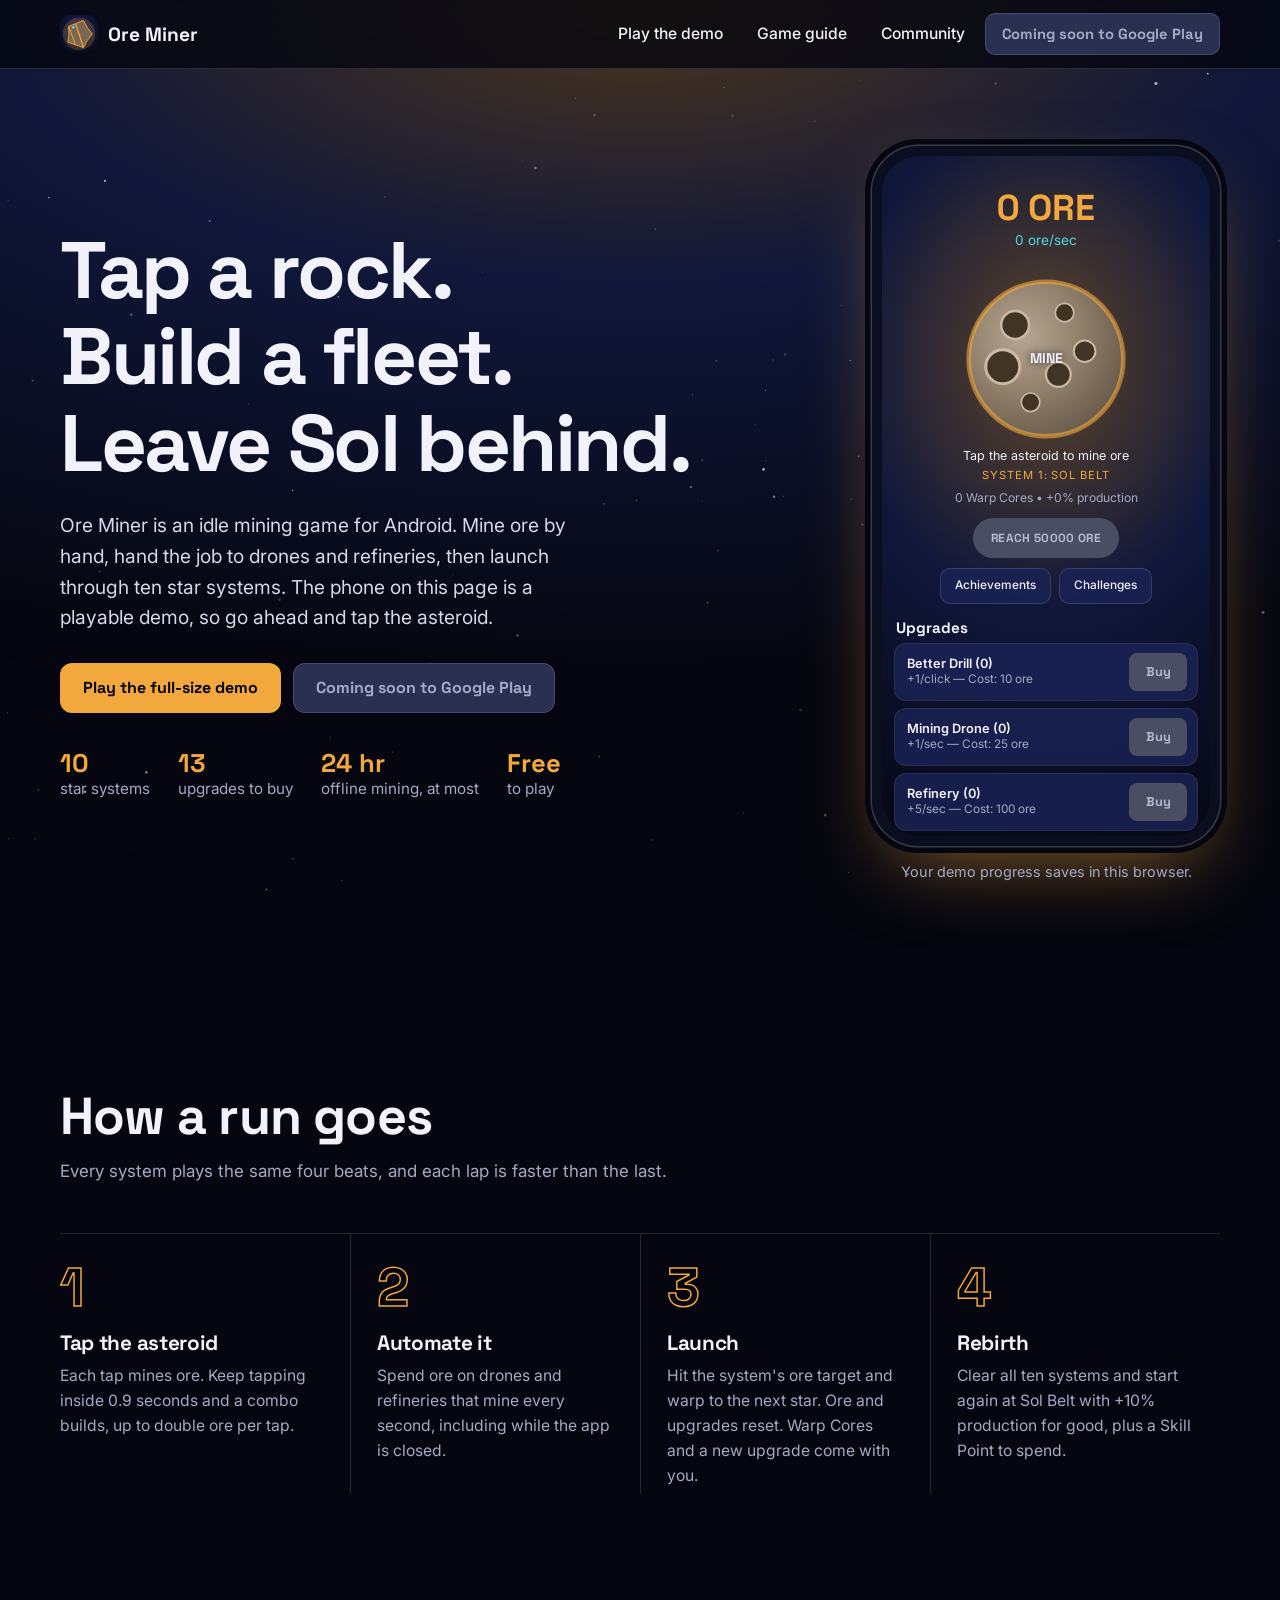
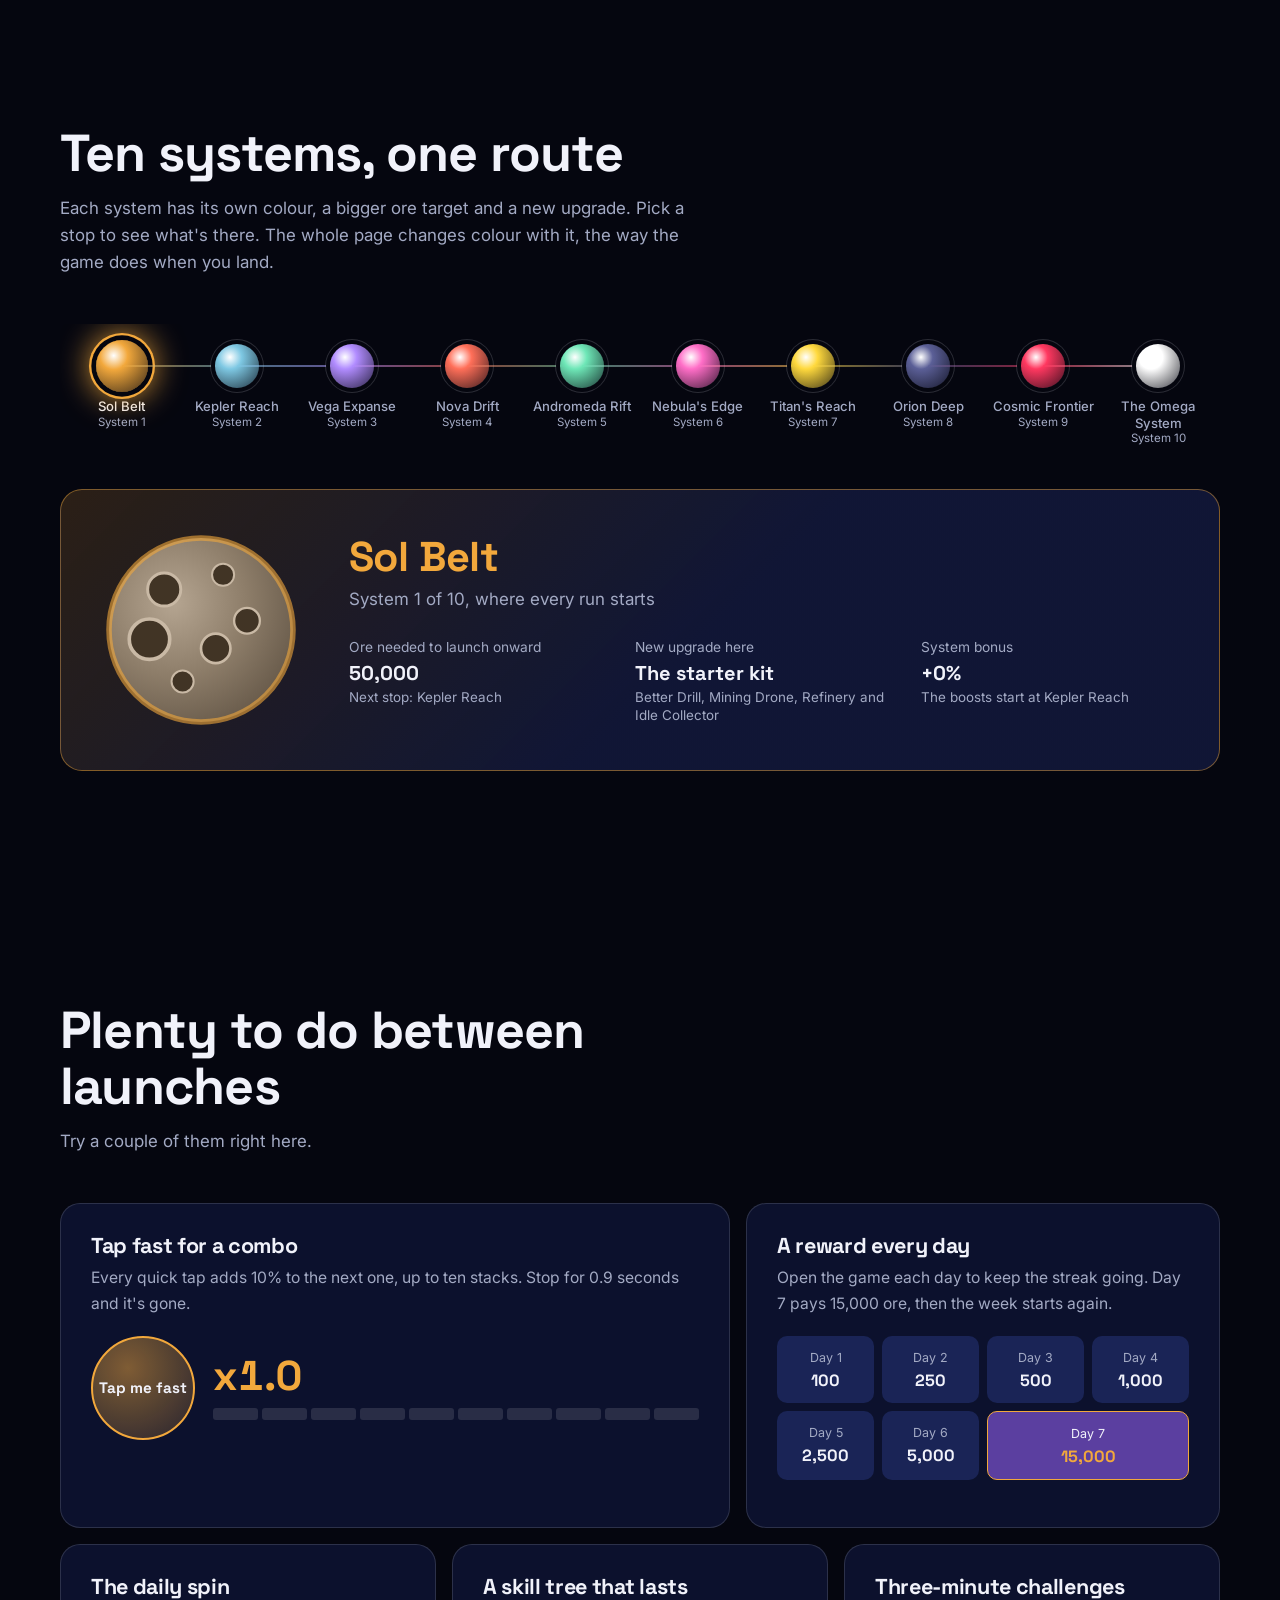
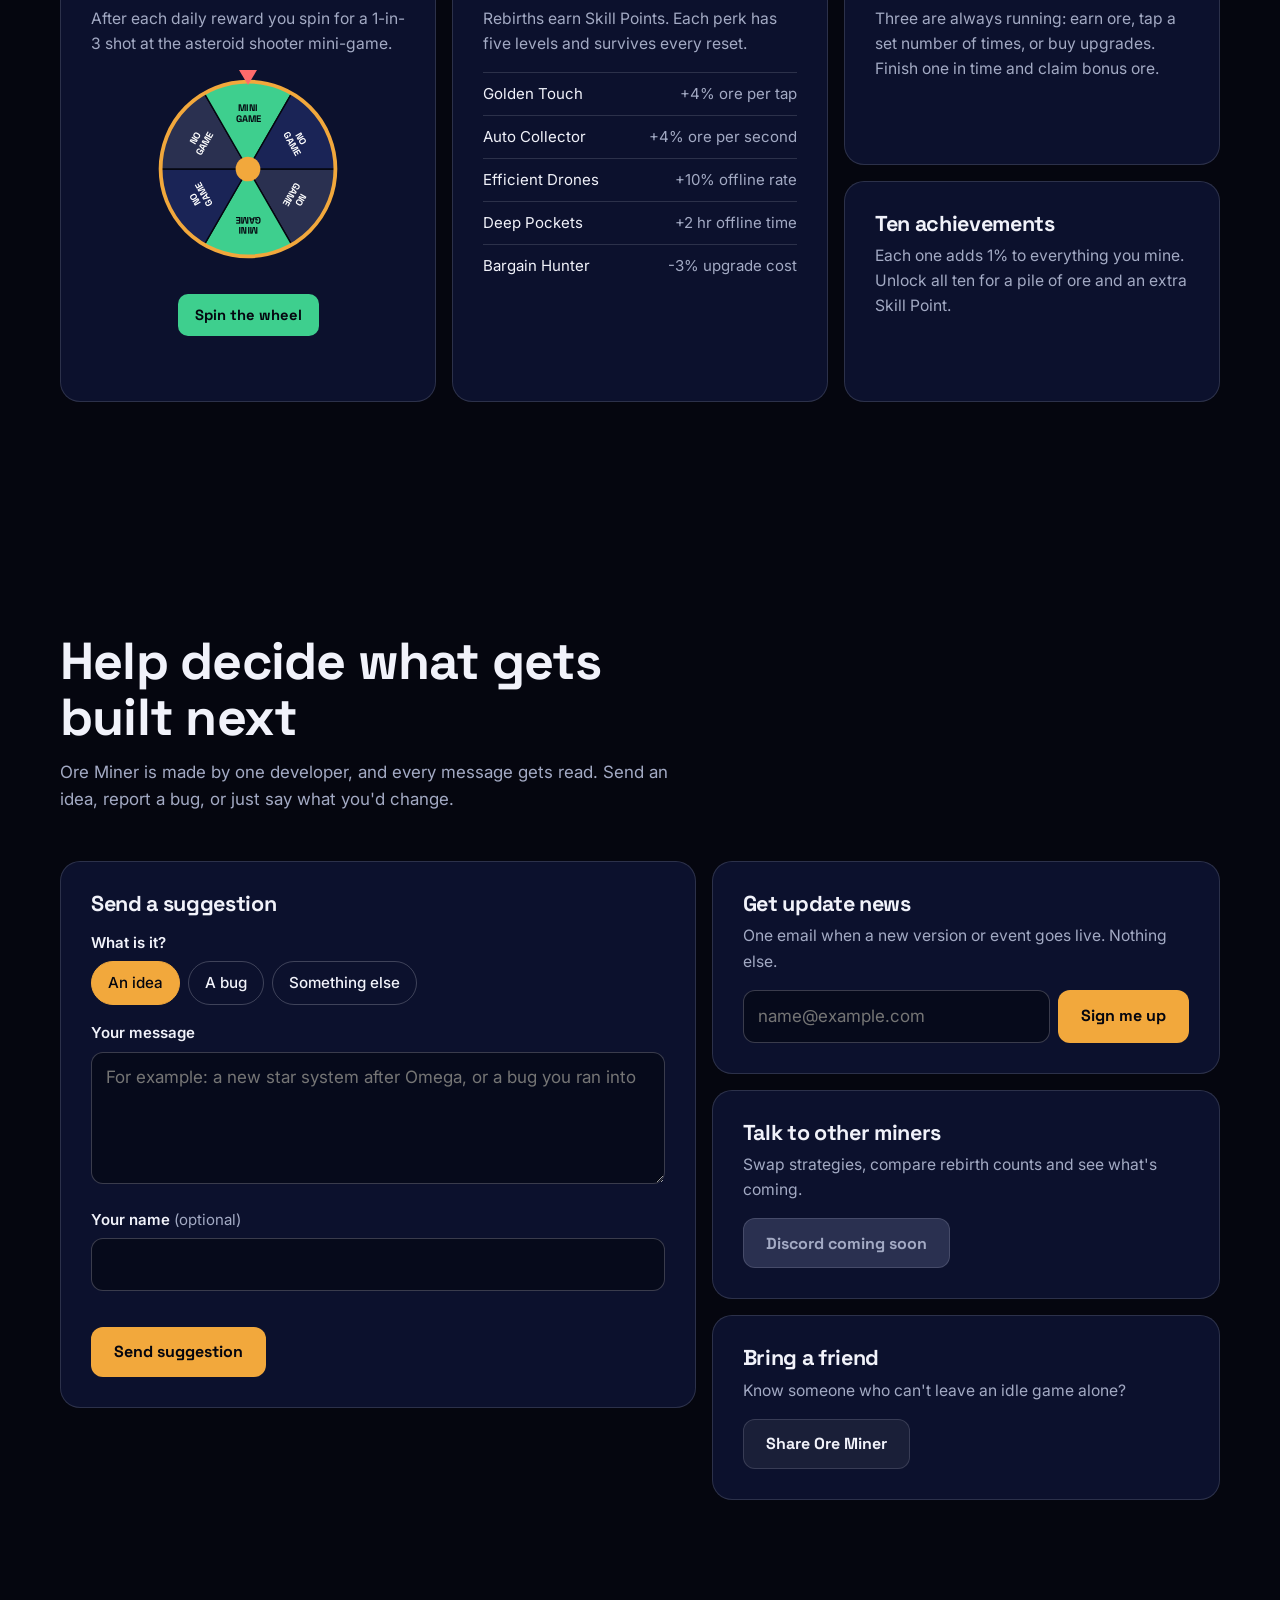
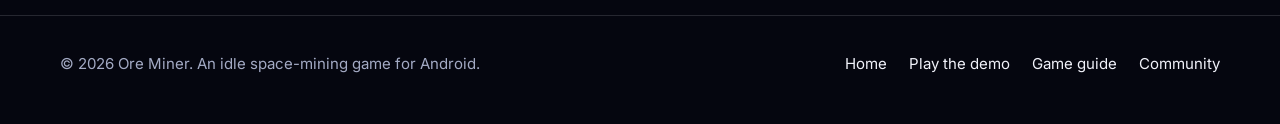
<file: index.html>
<!doctype html>
<html lang="en">
<head>
<meta charset="utf-8">
<meta name="viewport" content="width=device-width, initial-scale=1">
<title>Ore Miner: idle space mining for Android</title>
<meta name="description" content="Mine ore, automate it with drones and refineries, and launch through ten star systems. Play the Ore Miner demo in your browser.">
<meta name="theme-color" content="#05060F">
<meta property="og:title" content="Ore Miner: idle space mining for Android">
<meta property="og:description" content="Mine ore, automate it with drones and refineries, and launch through ten star systems. Play the Ore Miner demo in your browser.">
<meta property="og:type" content="website">
<link rel="icon" href="assets/img/favicon.svg" type="image/svg+xml">
<link rel="preconnect" href="https://fonts.googleapis.com">
<link rel="preconnect" href="https://fonts.gstatic.com" crossorigin>
<link href="https://fonts.googleapis.com/css2?family=Inter:wght@400;500;600&family=Space+Grotesk:wght@500;700&display=swap" rel="stylesheet">
<link rel="stylesheet" href="assets/css/site.css">
</head>
<body>
<a class="skip" href="#main">Skip to content</a>
<div class="sky" aria-hidden="true"></div>
<header class="nav">
  <div class="wrap nav-in">
    <a class="brand" href="index.html"><svg aria-hidden="true" xmlns="http://www.w3.org/2000/svg" viewBox="14 14 80 80"><defs><radialGradient id="lg" cx="50%" cy="37%" r="74%"><stop offset="0" stop-color="#2A1F5C"/><stop offset=".5" stop-color="#10173A"/><stop offset="1" stop-color="#05060F"/></radialGradient></defs><rect x="14" y="14" width="80" height="80" rx="18" fill="url(#lg)"/><circle cx="54" cy="54" r="34" fill="#F2A83C" fill-opacity=".2"/><path d="M82 54 71.8 66.9 63.3 82.5 46.6 76.8 30.5 71.1 33 54 32.2 38.1 46.9 32.1 63.3 25.5 71.8 41.1Z" fill="#7A6753" stroke="#F2A83C" stroke-width="2"/><path d="M46.9 32.1 54 54 63.3 82.5" fill="none" stroke="#F2A83C" stroke-width="2.5"/><path d="M32.2 38.1 46.6 76.8" fill="none" stroke="#F2A83C" stroke-width="2"/><circle cx="42" cy="40" r="3" fill="#4FD8E0"/></svg>
Ore Miner</a>
    <button class="nav-toggle" type="button" aria-label="Menu" aria-expanded="false" aria-controls="nav-links"><span></span></button>
    <ul class="nav-links" id="nav-links">
      <li><a href="play.html">Play the demo</a></li>
      <li><a href="guide.html">Game guide</a></li>
      <li><a href="index.html#community">Community</a></li>
      <li><a class="btn btn-small" data-store href="#">Get it on Google Play</a></li>
    </ul>
  </div>
</header>
<main id="main">

<section class="hero">
  <div class="wrap hero-in">
    <div>
      <h1><span>Tap a rock.</span><span>Build a fleet.</span><span>Leave Sol behind.</span></h1>
      <p class="hero-lede">Ore Miner is an idle mining game for Android. Mine ore by hand, hand the job to drones and refineries, then launch through ten star systems. The phone on this page is a playable demo, so go ahead and tap the asteroid.</p>
      <div class="hero-cta">
        <a class="btn" data-store href="#">Get it on Google Play</a>
        <a class="btn btn-ghost" href="play.html">Play the full-size demo</a>
      </div>
      <ul class="hero-facts">
        <li><strong>10</strong>star systems</li>
        <li><strong>13</strong>upgrades to buy</li>
        <li><strong>24 hr</strong>offline mining, at most</li>
        <li><strong>Free</strong>to play</li>
      </ul>
    </div>
    <div class="hero-phone">
      <div class="phone"><div class="phone-game" data-game></div></div>
      <p class="hero-phone-note">Your demo progress saves in this browser.</p>
    </div>
  </div>
</section>

<section class="band" aria-labelledby="run-title">
  <div class="wrap">
    <div class="band-head">
      <h2 id="run-title">How a run goes</h2>
      <p>Every system plays the same four beats, and each lap is faster than the last.</p>
    </div>
    <ol class="steps">
      <li><h3>Tap the asteroid</h3><p>Each tap mines ore. Keep tapping inside 0.9 seconds and a combo builds, up to double ore per tap.</p></li>
      <li><h3>Automate it</h3><p>Spend ore on drones and refineries that mine every second, including while the app is closed.</p></li>
      <li><h3>Launch</h3><p>Hit the system's ore target and warp to the next star. Ore and upgrades reset. Warp Cores and a new upgrade come with you.</p></li>
      <li><h3>Rebirth</h3><p>Clear all ten systems and start again at Sol Belt with +10% production for good, plus a Skill Point to spend.</p></li>
    </ol>
  </div>
</section>

<section class="band" aria-labelledby="route-title">
  <div class="wrap">
    <div class="band-head">
      <h2 id="route-title">Ten systems, one route</h2>
      <p>Each system has its own colour, a bigger ore target and a new upgrade. Pick a stop to see what's there. The whole page changes colour with it, the way the game does when you land.</p>
    </div>
    <ol class="route" aria-label="Star systems"></ol>
    <div class="system-panel" aria-live="polite">
      <canvas width="200" height="200" aria-hidden="true"></canvas>
      <div>
        <h3>Sol Belt</h3>
        <p class="sub"></p>
        <dl class="system-stats">
          <div><dt data-goal-label>Ore needed to launch onward</dt><dd data-goal></dd></div>
          <div><dt>New upgrade here</dt><dd data-upgrade></dd></div>
          <div><dt>System bonus</dt><dd data-bonus></dd></div>
        </dl>
      </div>
    </div>
  </div>
</section>

<section class="band" aria-labelledby="more-title">
  <div class="wrap">
    <div class="band-head">
      <h2 id="more-title">Plenty to do between launches</h2>
      <p>Try a couple of them right here.</p>
    </div>
    <div class="board">
      <div class="tile tile-combo">
        <h3>Tap fast for a combo</h3>
        <p>Every quick tap adds 10% to the next one, up to ten stacks. Stop for 0.9 seconds and it's gone.</p>
        <div class="combo-try">
          <button class="combo-pad" type="button">Tap me fast</button>
          <div class="combo-read">
            <output aria-live="off">x1.0</output>
            <div class="combo-bar" aria-hidden="true"><span></span><span></span><span></span><span></span><span></span><span></span><span></span><span></span><span></span><span></span></div>
          </div>
        </div>
      </div>
      <div class="tile tile-daily">
        <h3>A reward every day</h3>
        <p>Open the game each day to keep the streak going. Day 7 pays 15,000 ore, then the week starts again.</p>
        <ol class="daily">
          <li>Day 1<strong>100</strong></li><li>Day 2<strong>250</strong></li><li>Day 3<strong>500</strong></li><li>Day 4<strong>1,000</strong></li>
          <li>Day 5<strong>2,500</strong></li><li>Day 6<strong>5,000</strong></li><li>Day 7<strong>15,000</strong></li>
        </ol>
      </div>
      <div class="tile tile-spin">
        <h3>The daily spin</h3>
        <p>After each daily reward you spin for a 1-in-3 shot at the asteroid shooter mini-game.</p>
        <div class="wheel-wrap"><svg viewBox="0 0 200 200" role="img" aria-label="Prize wheel with six slices, two of them marked mini-game"></svg></div>
        <div class="spin-foot">
          <button class="btn btn-go btn-small" type="button" data-spin>Spin the wheel</button>
          <p class="spin-result" role="status"></p>
        </div>
      </div>
      <div class="tile tile-skill">
        <h3>A skill tree that lasts</h3>
        <p>Rebirths earn Skill Points. Each perk has five levels and survives every reset.</p>
        <ul class="perks">
          <li>Golden Touch <span>+4% ore per tap</span></li>
          <li>Auto Collector <span>+4% ore per second</span></li>
          <li>Efficient Drones <span>+10% offline rate</span></li>
          <li>Deep Pockets <span>+2 hr offline time</span></li>
          <li>Bargain Hunter <span>-3% upgrade cost</span></li>
        </ul>
      </div>
      <div class="tile-stack">
        <div class="tile">
          <h3>Three-minute challenges</h3>
          <p>Three are always running: earn ore, tap a set number of times, or buy upgrades. Finish one in time and claim bonus ore.</p>
        </div>
        <div class="tile">
          <h3>Ten achievements</h3>
          <p>Each one adds 1% to everything you mine. Unlock all ten for a pile of ore and an extra Skill Point.</p>
        </div>
      </div>
    </div>
  </div>
</section>

<section class="band" aria-labelledby="shots-title" hidden>
  <div class="wrap">
    <div class="band-head"><h2 id="shots-title">Screenshots</h2></div>
    <div class="shots"></div>
  </div>
</section>

<section class="band" id="community" aria-labelledby="community-title">
  <div class="wrap">
    <div class="band-head">
      <h2 id="community-title">Help decide what gets built next</h2>
      <p>Ore Miner is made by one developer, and every message gets read. Send an idea, report a bug, or just say what you'd change.</p>
    </div>
    <div class="community">
      <form class="tile" id="feedback-form" novalidate>
        <input type="hidden" name="_subject" value="Ore Miner website: suggestion">
        <input type="hidden" name="form" value="Suggestion">
        <input type="text" name="_gotcha" tabindex="-1" autocomplete="off" aria-hidden="true" style="position:absolute;left:-9999px">
        <h3>Send a suggestion</h3>
        <fieldset class="kinds">
          <legend>What is it?</legend>
          <label><input type="radio" name="kind" value="Idea" checked><span>An idea</span></label>
          <label><input type="radio" name="kind" value="Bug report"><span>A bug</span></label>
          <label><input type="radio" name="kind" value="Feedback"><span>Something else</span></label>
        </fieldset>
        <label class="field"><span>Your message</span>
          <textarea name="message" required placeholder="For example: a new star system after Omega, or a bug you ran into"></textarea>
        </label>
        <label class="field"><span>Your name <em>(optional)</em></span>
          <input type="text" name="name" autocomplete="name">
        </label>
        <div class="form-foot">
          <button class="btn" type="submit">Send suggestion</button>
          <p class="form-status" role="status"></p>
        </div>
      </form>
      <div class="side">
        <div class="tile">
          <h3>Get update news</h3>
          <p>One email when a new version or event goes live. Nothing else.</p>
          <form class="inline-form" id="news-form" novalidate>
            <input type="hidden" name="_subject" value="Ore Miner website: news sign-up">
            <input type="hidden" name="form" value="News sign-up">
            <input type="text" name="_gotcha" tabindex="-1" autocomplete="off" aria-hidden="true" style="position:absolute;left:-9999px">
            <input type="email" name="email" autocomplete="email" placeholder="name@example.com" aria-label="Email address" required>
            <button class="btn" type="submit">Sign me up</button>
          </form>
          <p class="form-status" role="status"></p>
        </div>
        <div class="tile">
          <h3>Talk to other miners</h3>
          <p>Swap strategies, compare rebirth counts and see what's coming.</p>
          <a class="btn btn-ghost" data-discord href="#">Join the Discord</a>
        </div>
        <div class="tile">
          <h3>Bring a friend</h3>
          <p>Know someone who can't leave an idle game alone?</p>
          <button class="btn btn-ghost" type="button" data-share>Share Ore Miner</button>
          <p class="form-status" role="status" data-share-status></p>
        </div>
      </div>
    </div>
  </div>
</section>

</main>
<footer class="foot">
  <div class="wrap foot-in">
    <p>&copy; <span data-year>2026</span> Ore Miner. An idle space-mining game for Android.</p>
    <nav aria-label="Footer">
      <a href="index.html">Home</a>
      <a href="play.html">Play the demo</a>
      <a href="guide.html">Game guide</a>
      <a href="index.html#community">Community</a>
    </nav>
  </div>
</footer>
<script src="assets/js/config.js"></script>
<script src="assets/js/data.js"></script>
<script src="assets/js/engine.js"></script>
<script src="assets/js/site.js"></script>
</body>
</html>
</file>
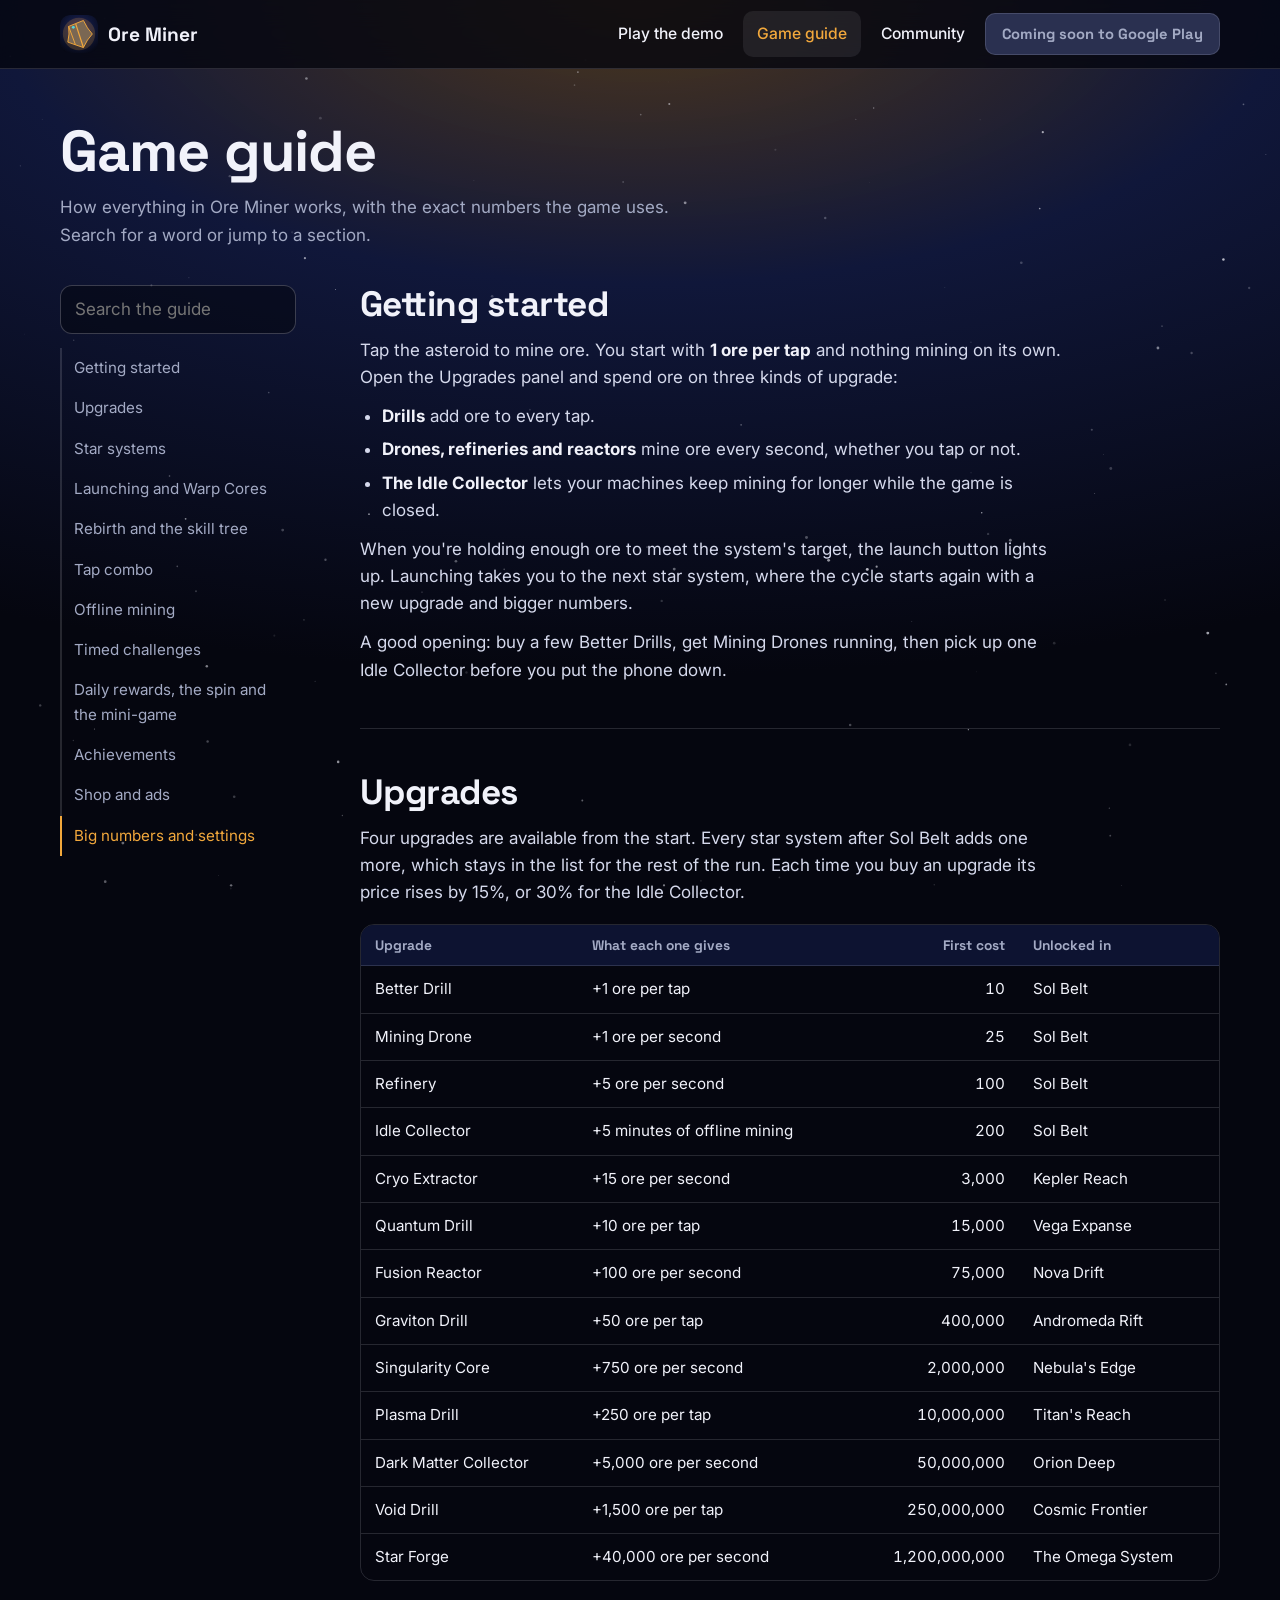
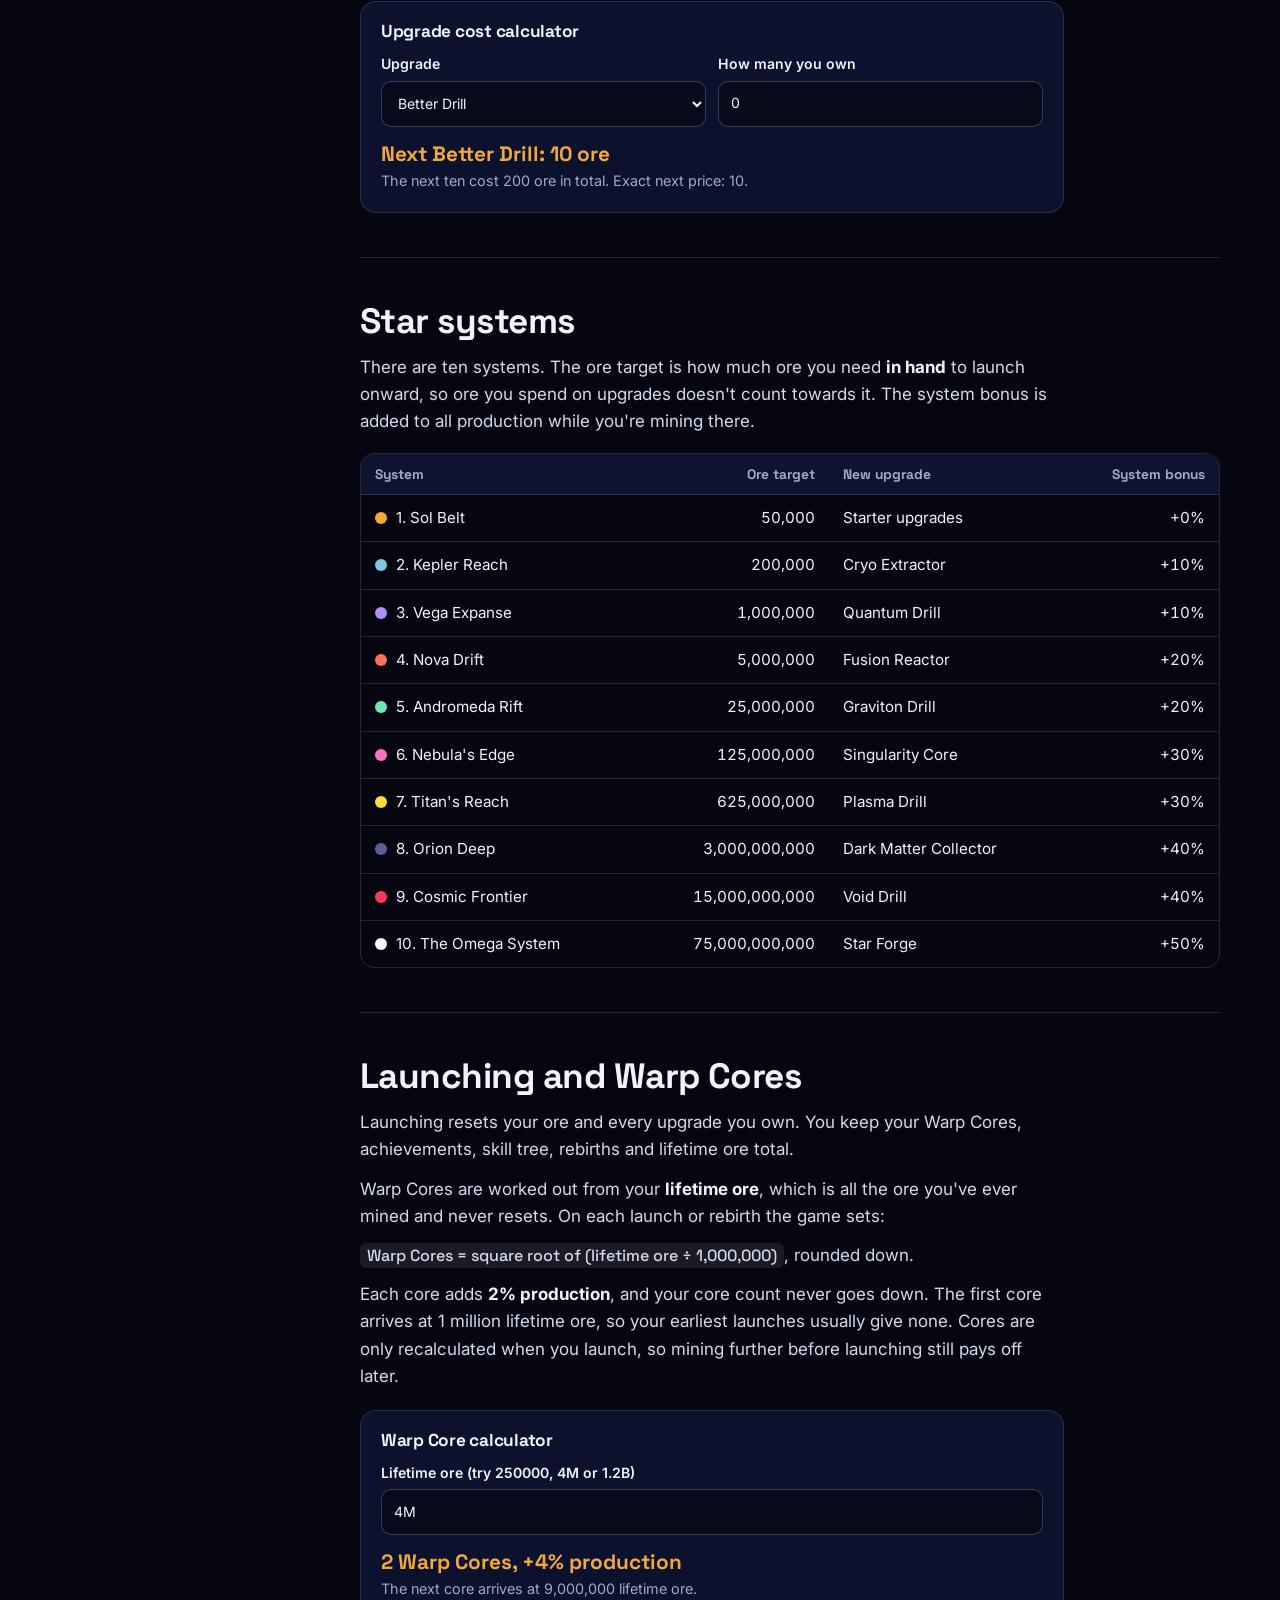
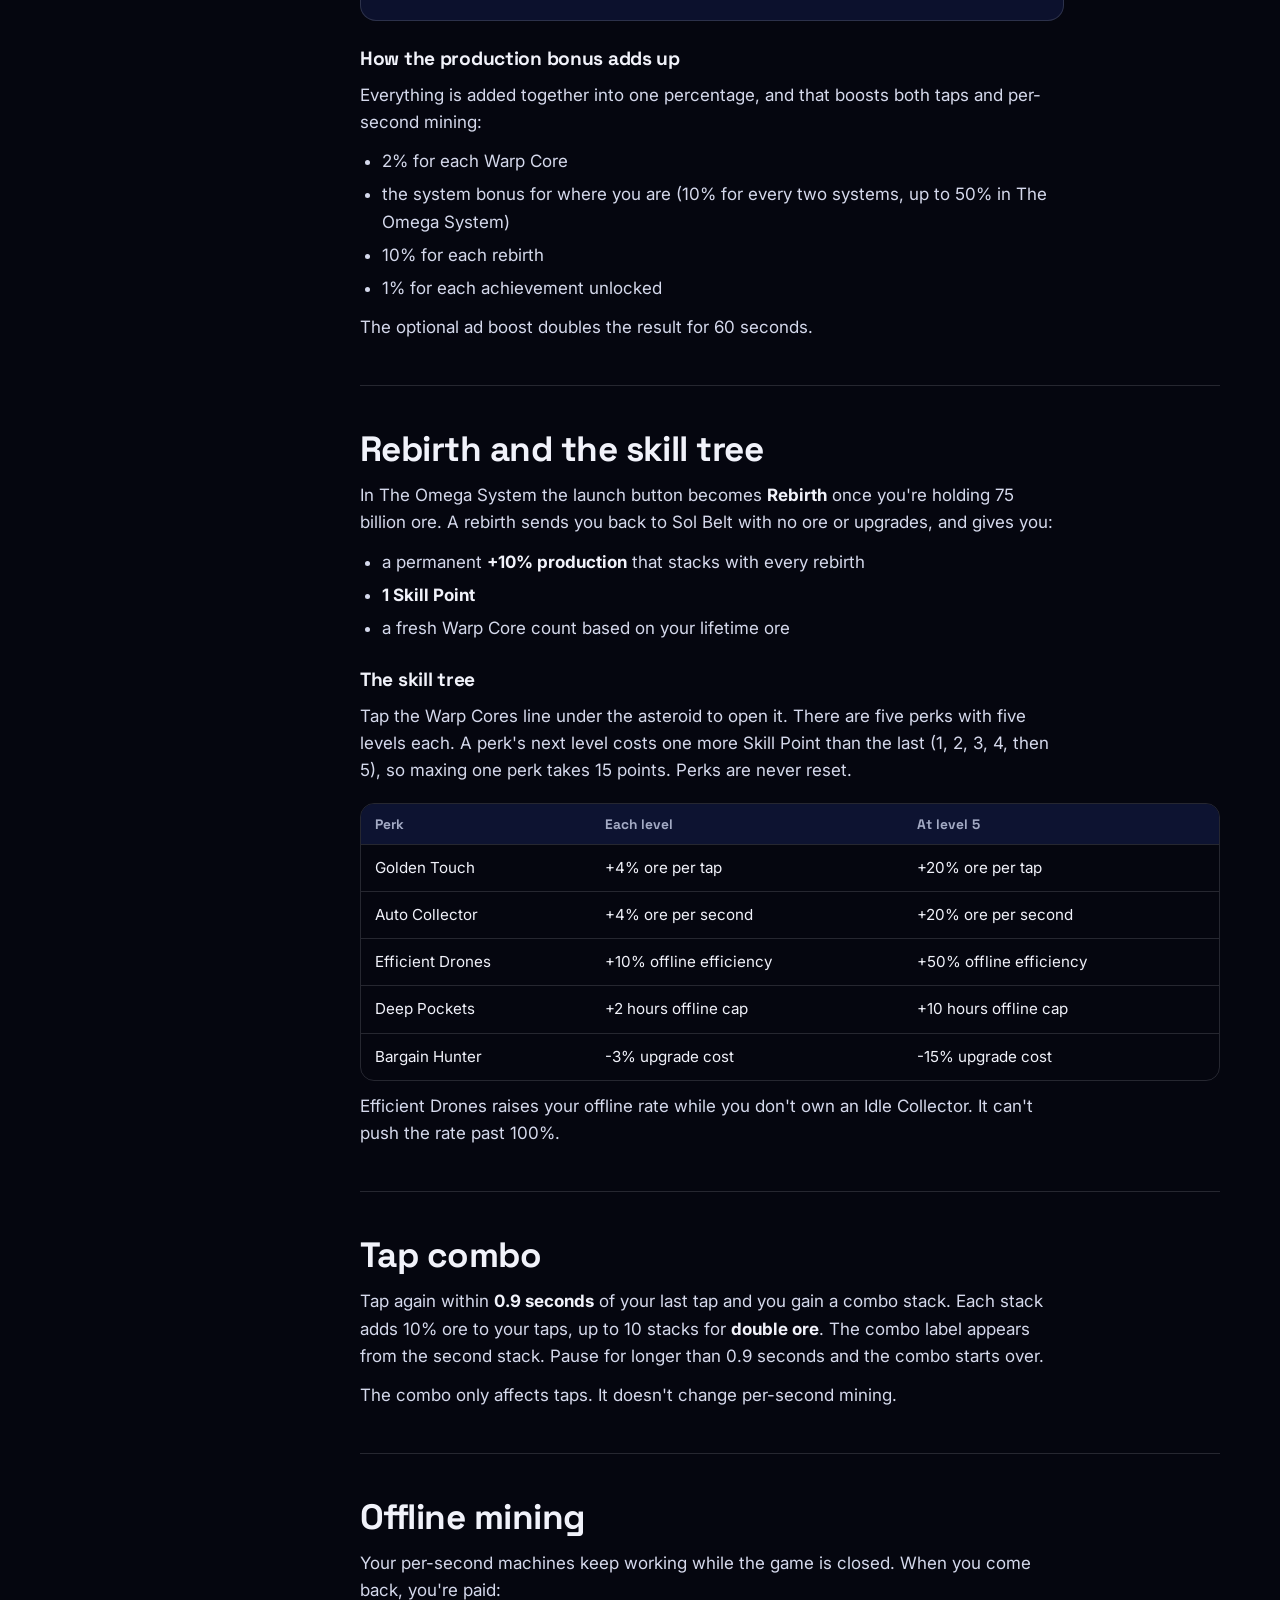
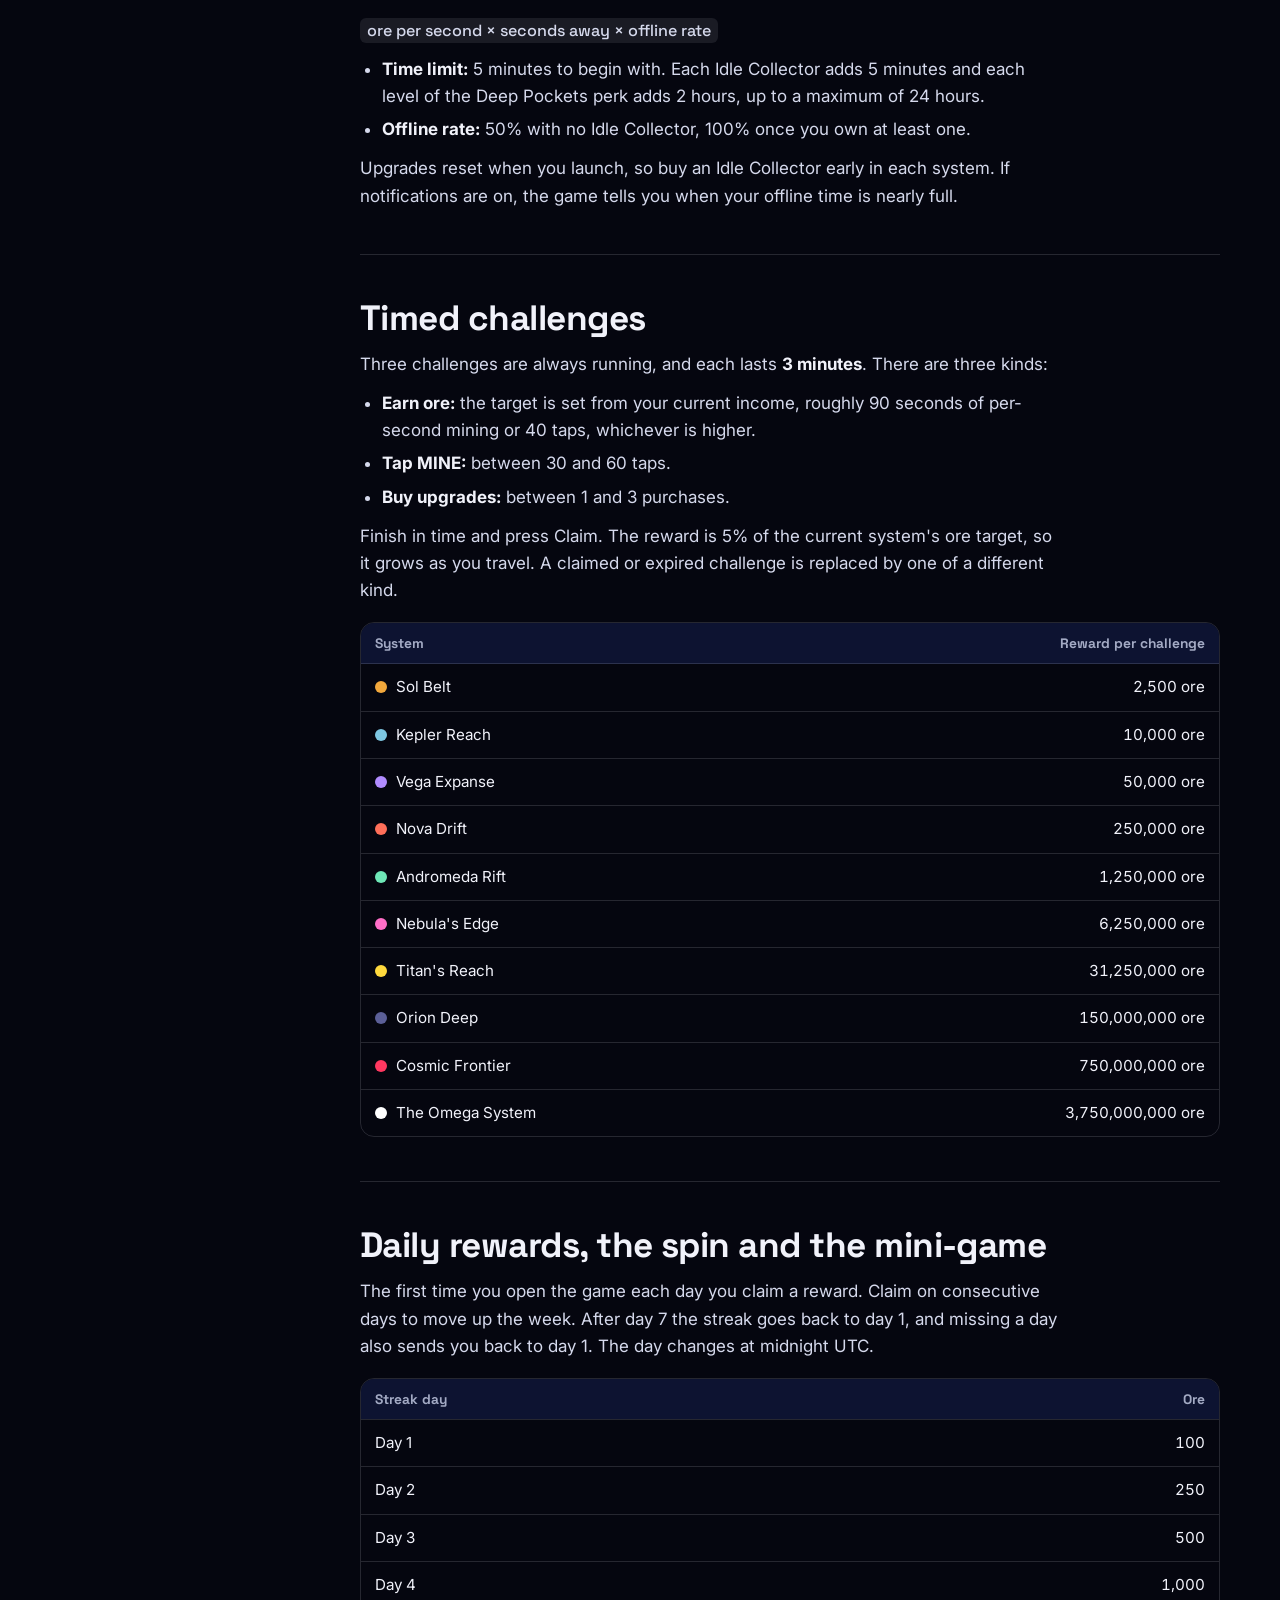
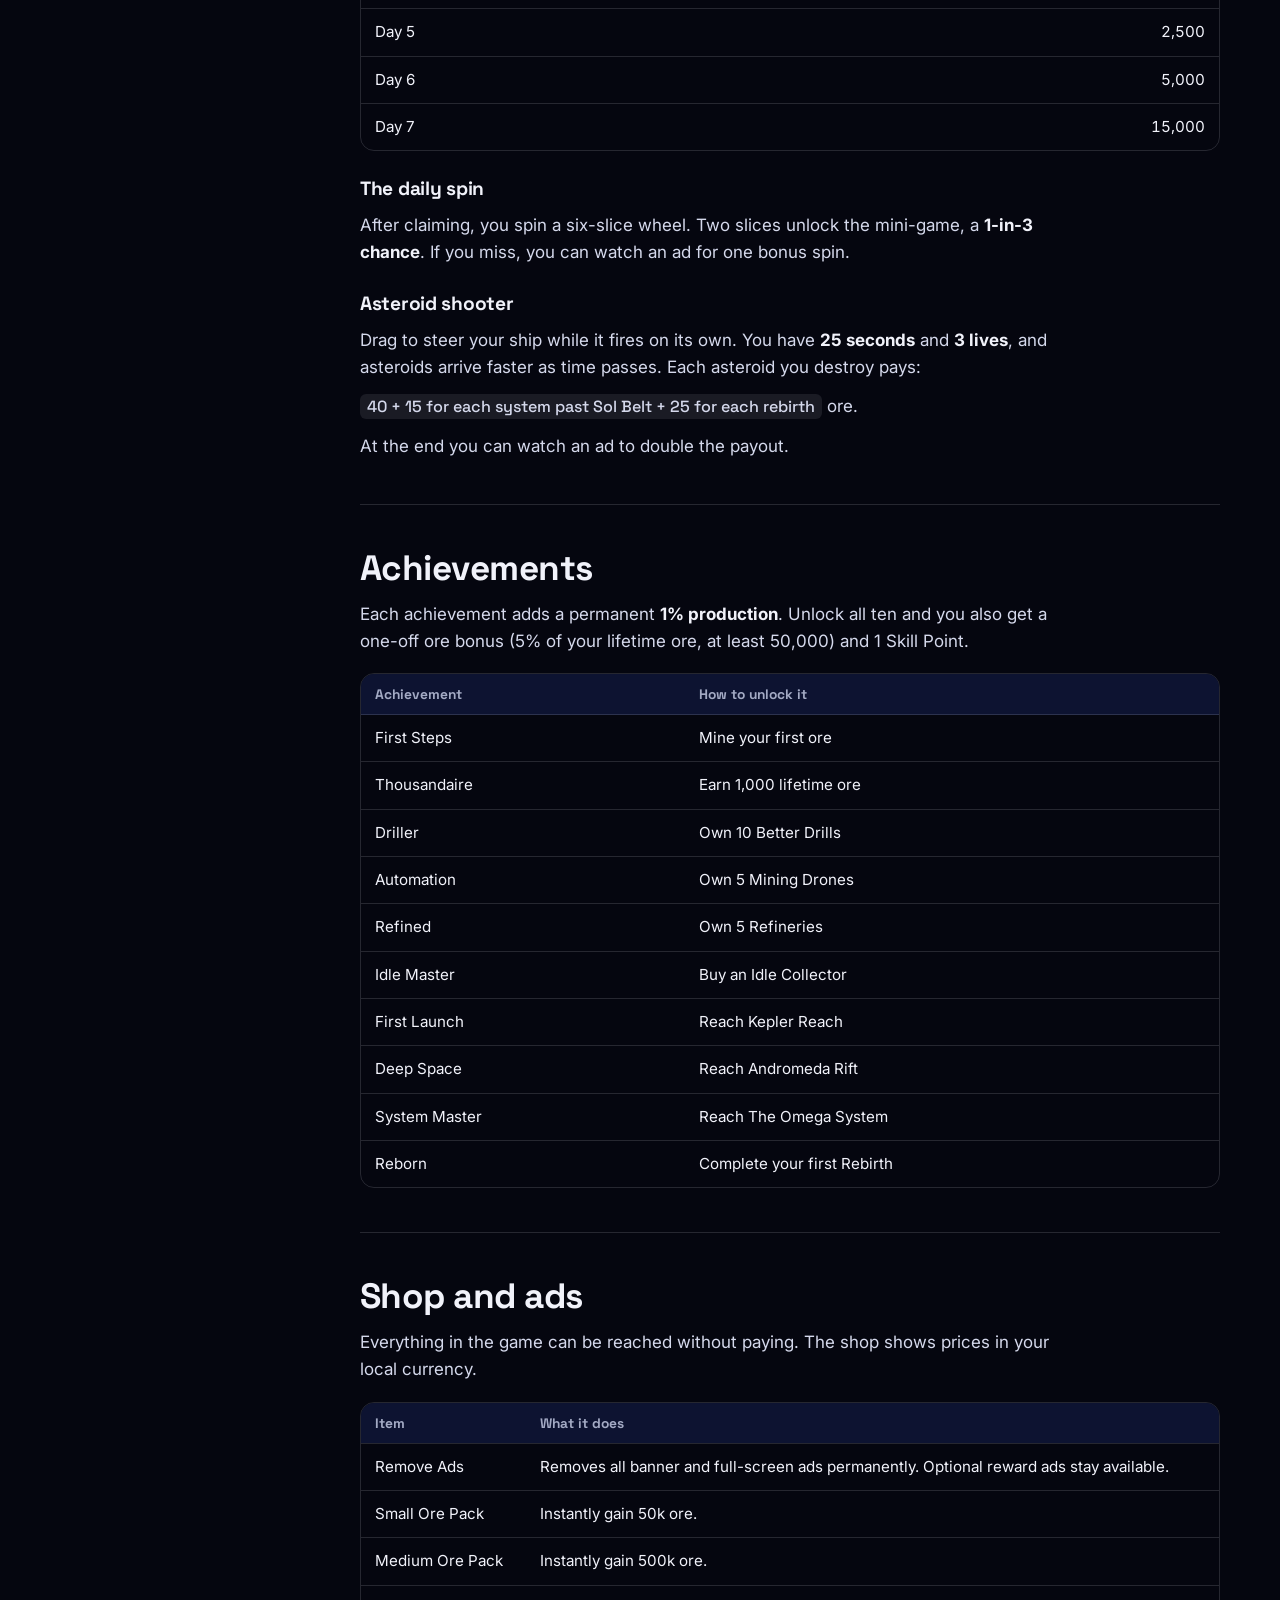
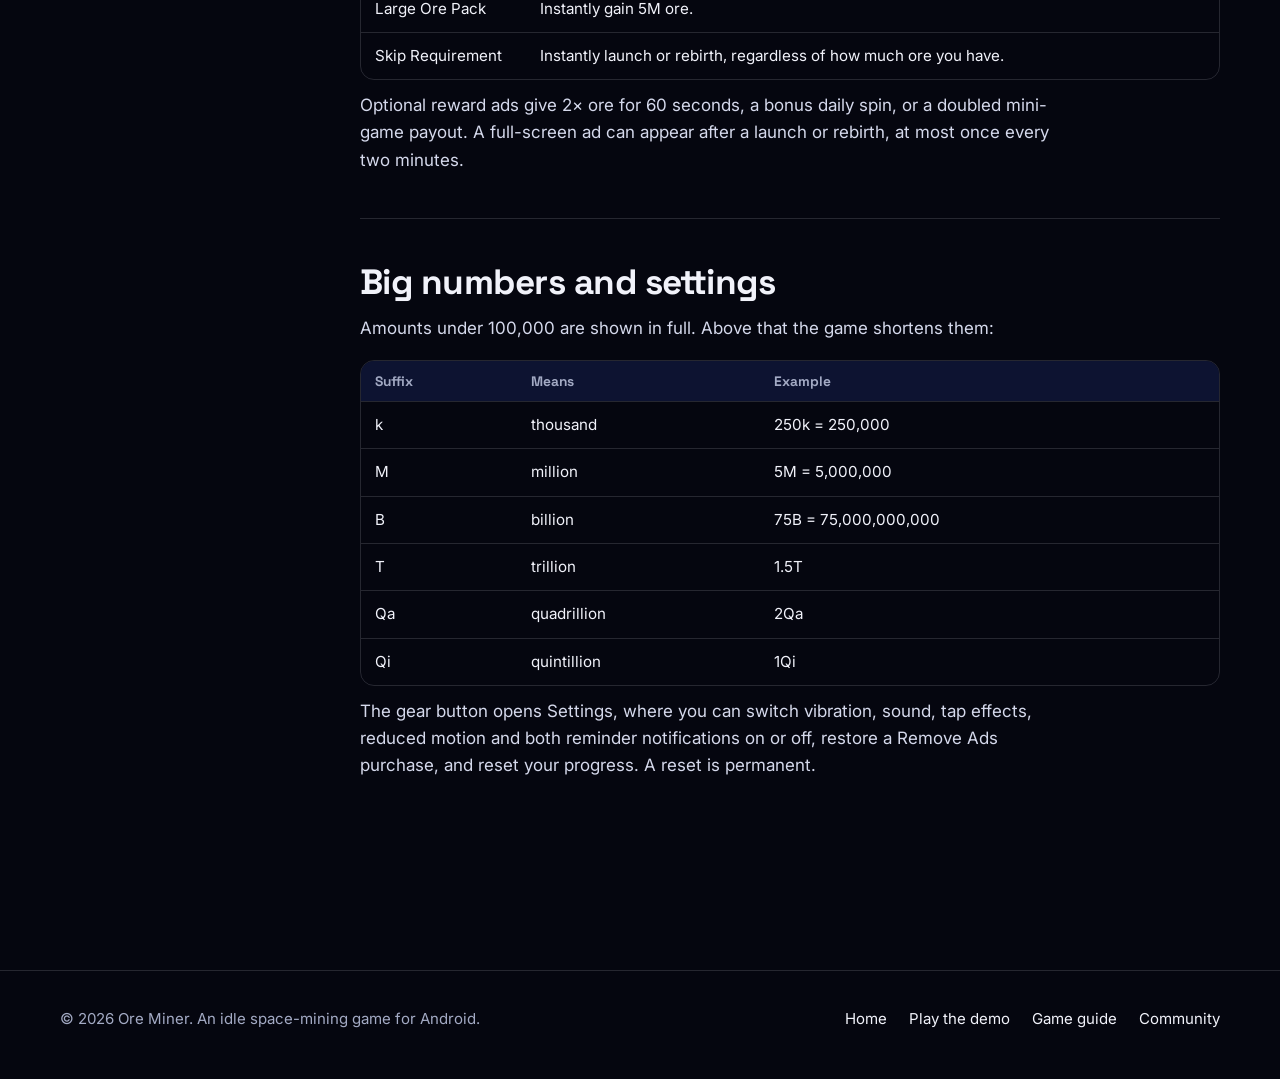
<file: guide.html>
<!doctype html>
<html lang="en">
<head>
<meta charset="utf-8">
<meta name="viewport" content="width=device-width, initial-scale=1">
<title>Ore Miner game guide</title>
<meta name="description" content="Every number in Ore Miner: upgrades, star systems, Warp Cores, rebirths, the skill tree, challenges, daily rewards and achievements.">
<meta name="theme-color" content="#05060F">
<meta property="og:title" content="Ore Miner game guide">
<meta property="og:description" content="Every number in Ore Miner: upgrades, star systems, Warp Cores, rebirths, the skill tree and more.">
<meta property="og:type" content="website">
<link rel="icon" href="assets/img/favicon.svg" type="image/svg+xml">
<link rel="preconnect" href="https://fonts.googleapis.com">
<link rel="preconnect" href="https://fonts.gstatic.com" crossorigin>
<link href="https://fonts.googleapis.com/css2?family=Inter:wght@400;500;600&family=Space+Grotesk:wght@500;700&display=swap" rel="stylesheet">
<link rel="stylesheet" href="assets/css/site.css">
</head>
<body>
<a class="skip" href="#main">Skip to content</a>
<div class="sky" aria-hidden="true"></div>
<header class="nav">
  <div class="wrap nav-in">
    <a class="brand" href="index.html"><svg aria-hidden="true" xmlns="http://www.w3.org/2000/svg" viewBox="14 14 80 80"><defs><radialGradient id="lg" cx="50%" cy="37%" r="74%"><stop offset="0" stop-color="#2A1F5C"/><stop offset=".5" stop-color="#10173A"/><stop offset="1" stop-color="#05060F"/></radialGradient></defs><rect x="14" y="14" width="80" height="80" rx="18" fill="url(#lg)"/><circle cx="54" cy="54" r="34" fill="#F2A83C" fill-opacity=".2"/><path d="M82 54 71.8 66.9 63.3 82.5 46.6 76.8 30.5 71.1 33 54 32.2 38.1 46.9 32.1 63.3 25.5 71.8 41.1Z" fill="#7A6753" stroke="#F2A83C" stroke-width="2"/><path d="M46.9 32.1 54 54 63.3 82.5" fill="none" stroke="#F2A83C" stroke-width="2.5"/><path d="M32.2 38.1 46.6 76.8" fill="none" stroke="#F2A83C" stroke-width="2"/><circle cx="42" cy="40" r="3" fill="#4FD8E0"/></svg>
Ore Miner</a>
    <button class="nav-toggle" type="button" aria-label="Menu" aria-expanded="false" aria-controls="nav-links"><span></span></button>
    <ul class="nav-links" id="nav-links">
      <li><a href="play.html">Play the demo</a></li>
      <li><a href="guide.html" aria-current="page">Game guide</a></li>
      <li><a href="index.html#community">Community</a></li>
      <li><a class="btn btn-small" data-store href="#">Get it on Google Play</a></li>
    </ul>
  </div>
</header>
<main id="main" class="guide">
<div class="wrap">
  <div class="guide-top">
    <h1>Game guide</h1>
    <p>How everything in Ore Miner works, with the exact numbers the game uses. Search for a word or jump to a section.</p>
  </div>
  <div class="guide-in">
    <aside class="toc" aria-label="Guide sections">
      <input type="search" id="guide-search" placeholder="Search the guide" aria-label="Search the guide">
      <ol></ol>
      <p class="toc-empty" role="status" hidden></p>
    </aside>
    <div class="doc">

      <section id="basics">
        <h2>Getting started</h2>
        <p>Tap the asteroid to mine ore. You start with <strong>1 ore per tap</strong> and nothing mining on its own. Open the Upgrades panel and spend ore on three kinds of upgrade:</p>
        <ul>
          <li><strong>Drills</strong> add ore to every tap.</li>
          <li><strong>Drones, refineries and reactors</strong> mine ore every second, whether you tap or not.</li>
          <li><strong>The Idle Collector</strong> lets your machines keep mining for longer while the game is closed.</li>
        </ul>
        <p>When you're holding enough ore to meet the system's target, the launch button lights up. Launching takes you to the next star system, where the cycle starts again with a new upgrade and bigger numbers.</p>
        <p>A good opening: buy a few Better Drills, get Mining Drones running, then pick up one Idle Collector before you put the phone down.</p>
      </section>

      <section id="upgrades">
        <h2>Upgrades</h2>
        <p>Four upgrades are available from the start. Every star system after Sol Belt adds one more, which stays in the list for the rest of the run. Each time you buy an upgrade its price rises by 15%, or 30% for the Idle Collector.</p>
        <div class="table"><table id="upgrade-table">
          <thead><tr><th>Upgrade</th><th>What each one gives</th><th class="num">First cost</th><th>Unlocked in</th></tr></thead><tbody></tbody>
        </table></div>
        <div class="calc">
          <h4>Upgrade cost calculator</h4>
          <div class="calc-row">
            <label>Upgrade<select id="cost-upgrade"></select></label>
            <label>How many you own<input id="cost-owned" type="number" min="0" max="400" value="0" inputmode="numeric"></label>
          </div>
          <output id="cost-out" aria-live="polite"></output>
        </div>
      </section>

      <section id="systems">
        <h2>Star systems</h2>
        <p>There are ten systems. The ore target is how much ore you need <strong>in hand</strong> to launch onward, so ore you spend on upgrades doesn't count towards it. The system bonus is added to all production while you're mining there.</p>
        <div class="table"><table id="system-table">
          <thead><tr><th>System</th><th class="num">Ore target</th><th>New upgrade</th><th class="num">System bonus</th></tr></thead><tbody></tbody>
        </table></div>
      </section>

      <section id="launching">
        <h2>Launching and Warp Cores</h2>
        <p>Launching resets your ore and every upgrade you own. You keep your Warp Cores, achievements, skill tree, rebirths and lifetime ore total.</p>
        <p>Warp Cores are worked out from your <strong>lifetime ore</strong>, which is all the ore you've ever mined and never resets. On each launch or rebirth the game sets:</p>
        <p><code>Warp Cores = square root of (lifetime ore &divide; 1,000,000)</code>, rounded down.</p>
        <p>Each core adds <strong>2% production</strong>, and your core count never goes down. The first core arrives at 1 million lifetime ore, so your earliest launches usually give none. Cores are only recalculated when you launch, so mining further before launching still pays off later.</p>
        <div class="calc">
          <h4>Warp Core calculator</h4>
          <div class="calc-row">
            <label>Lifetime ore (try 250000, 4M or 1.2B)<input id="core-in" type="text" value="4M" inputmode="text" autocomplete="off"></label>
          </div>
          <output id="core-out" aria-live="polite"></output>
        </div>
        <h3>How the production bonus adds up</h3>
        <p>Everything is added together into one percentage, and that boosts both taps and per-second mining:</p>
        <ul>
          <li>2% for each Warp Core</li>
          <li>the system bonus for where you are (10% for every two systems, up to 50% in The Omega System)</li>
          <li>10% for each rebirth</li>
          <li>1% for each achievement unlocked</li>
        </ul>
        <p>The optional ad boost doubles the result for 60 seconds.</p>
      </section>

      <section id="rebirth">
        <h2>Rebirth and the skill tree</h2>
        <p>In The Omega System the launch button becomes <strong>Rebirth</strong> once you're holding 75 billion ore. A rebirth sends you back to Sol Belt with no ore or upgrades, and gives you:</p>
        <ul>
          <li>a permanent <strong>+10% production</strong> that stacks with every rebirth</li>
          <li><strong>1 Skill Point</strong></li>
          <li>a fresh Warp Core count based on your lifetime ore</li>
        </ul>
        <h3>The skill tree</h3>
        <p>Tap the Warp Cores line under the asteroid to open it. There are five perks with five levels each. A perk's next level costs one more Skill Point than the last (1, 2, 3, 4, then 5), so maxing one perk takes 15 points. Perks are never reset.</p>
        <div class="table"><table id="skill-table">
          <thead><tr><th>Perk</th><th>Each level</th><th>At level 5</th></tr></thead><tbody></tbody>
        </table></div>
        <p>Efficient Drones raises your offline rate while you don't own an Idle Collector. It can't push the rate past 100%.</p>
      </section>

      <section id="combo">
        <h2>Tap combo</h2>
        <p>Tap again within <strong>0.9 seconds</strong> of your last tap and you gain a combo stack. Each stack adds 10% ore to your taps, up to 10 stacks for <strong>double ore</strong>. The combo label appears from the second stack. Pause for longer than 0.9 seconds and the combo starts over.</p>
        <p>The combo only affects taps. It doesn't change per-second mining.</p>
      </section>

      <section id="offline">
        <h2>Offline mining</h2>
        <p>Your per-second machines keep working while the game is closed. When you come back, you're paid:</p>
        <p><code>ore per second &times; seconds away &times; offline rate</code></p>
        <ul>
          <li><strong>Time limit:</strong> 5 minutes to begin with. Each Idle Collector adds 5 minutes and each level of the Deep Pockets perk adds 2 hours, up to a maximum of 24 hours.</li>
          <li><strong>Offline rate:</strong> 50% with no Idle Collector, 100% once you own at least one.</li>
        </ul>
        <p>Upgrades reset when you launch, so buy an Idle Collector early in each system. If notifications are on, the game tells you when your offline time is nearly full.</p>
      </section>

      <section id="challenges">
        <h2>Timed challenges</h2>
        <p>Three challenges are always running, and each lasts <strong>3 minutes</strong>. There are three kinds:</p>
        <ul>
          <li><strong>Earn ore:</strong> the target is set from your current income, roughly 90 seconds of per-second mining or 40 taps, whichever is higher.</li>
          <li><strong>Tap MINE:</strong> between 30 and 60 taps.</li>
          <li><strong>Buy upgrades:</strong> between 1 and 3 purchases.</li>
        </ul>
        <p>Finish in time and press Claim. The reward is 5% of the current system's ore target, so it grows as you travel. A claimed or expired challenge is replaced by one of a different kind.</p>
        <div class="table"><table id="challenge-table">
          <thead><tr><th>System</th><th class="num">Reward per challenge</th></tr></thead><tbody></tbody>
        </table></div>
      </section>

      <section id="daily">
        <h2>Daily rewards, the spin and the mini-game</h2>
        <p>The first time you open the game each day you claim a reward. Claim on consecutive days to move up the week. After day 7 the streak goes back to day 1, and missing a day also sends you back to day 1. The day changes at midnight UTC.</p>
        <div class="table"><table id="daily-table">
          <thead><tr><th>Streak day</th><th class="num">Ore</th></tr></thead><tbody></tbody>
        </table></div>
        <h3>The daily spin</h3>
        <p>After claiming, you spin a six-slice wheel. Two slices unlock the mini-game, a <strong>1-in-3 chance</strong>. If you miss, you can watch an ad for one bonus spin.</p>
        <h3>Asteroid shooter</h3>
        <p>Drag to steer your ship while it fires on its own. You have <strong>25 seconds</strong> and <strong>3 lives</strong>, and asteroids arrive faster as time passes. Each asteroid you destroy pays:</p>
        <p><code>40 + 15 for each system past Sol Belt + 25 for each rebirth</code> ore.</p>
        <p>At the end you can watch an ad to double the payout.</p>
      </section>

      <section id="achievements">
        <h2>Achievements</h2>
        <p>Each achievement adds a permanent <strong>1% production</strong>. Unlock all ten and you also get a one-off ore bonus (5% of your lifetime ore, at least 50,000) and 1 Skill Point.</p>
        <div class="table"><table id="achievement-table">
          <thead><tr><th>Achievement</th><th>How to unlock it</th></tr></thead><tbody></tbody>
        </table></div>
      </section>

      <section id="shop">
        <h2>Shop and ads</h2>
        <p>Everything in the game can be reached without paying. The shop shows prices in your local currency.</p>
        <div class="table"><table id="shop-table">
          <thead><tr><th>Item</th><th>What it does</th></tr></thead><tbody></tbody>
        </table></div>
        <p>Optional reward ads give 2&times; ore for 60 seconds, a bonus daily spin, or a doubled mini-game payout. A full-screen ad can appear after a launch or rebirth, at most once every two minutes.</p>
      </section>

      <section id="numbers">
        <h2>Big numbers and settings</h2>
        <p>Amounts under 100,000 are shown in full. Above that the game shortens them:</p>
        <div class="table"><table>
          <thead><tr><th>Suffix</th><th>Means</th><th>Example</th></tr></thead>
          <tbody>
            <tr><td>k</td><td>thousand</td><td>250k = 250,000</td></tr>
            <tr><td>M</td><td>million</td><td>5M = 5,000,000</td></tr>
            <tr><td>B</td><td>billion</td><td>75B = 75,000,000,000</td></tr>
            <tr><td>T</td><td>trillion</td><td>1.5T</td></tr>
            <tr><td>Qa</td><td>quadrillion</td><td>2Qa</td></tr>
            <tr><td>Qi</td><td>quintillion</td><td>1Qi</td></tr>
          </tbody>
        </table></div>
        <p>The gear button opens Settings, where you can switch vibration, sound, tap effects, reduced motion and both reminder notifications on or off, restore a Remove Ads purchase, and reset your progress. A reset is permanent.</p>
      </section>

    </div>
  </div>
</div>
</main>
<footer class="foot">
  <div class="wrap foot-in">
    <p>&copy; <span data-year>2026</span> Ore Miner. An idle space-mining game for Android.</p>
    <nav aria-label="Footer">
      <a href="index.html">Home</a>
      <a href="play.html">Play the demo</a>
      <a href="guide.html">Game guide</a>
      <a href="index.html#community">Community</a>
    </nav>
  </div>
</footer>
<script src="assets/js/config.js"></script>
<script src="assets/js/data.js"></script>
<script src="assets/js/engine.js"></script>
<script src="assets/js/site.js"></script>
<script src="assets/js/guide.js"></script>
</body>
</html>
</file>
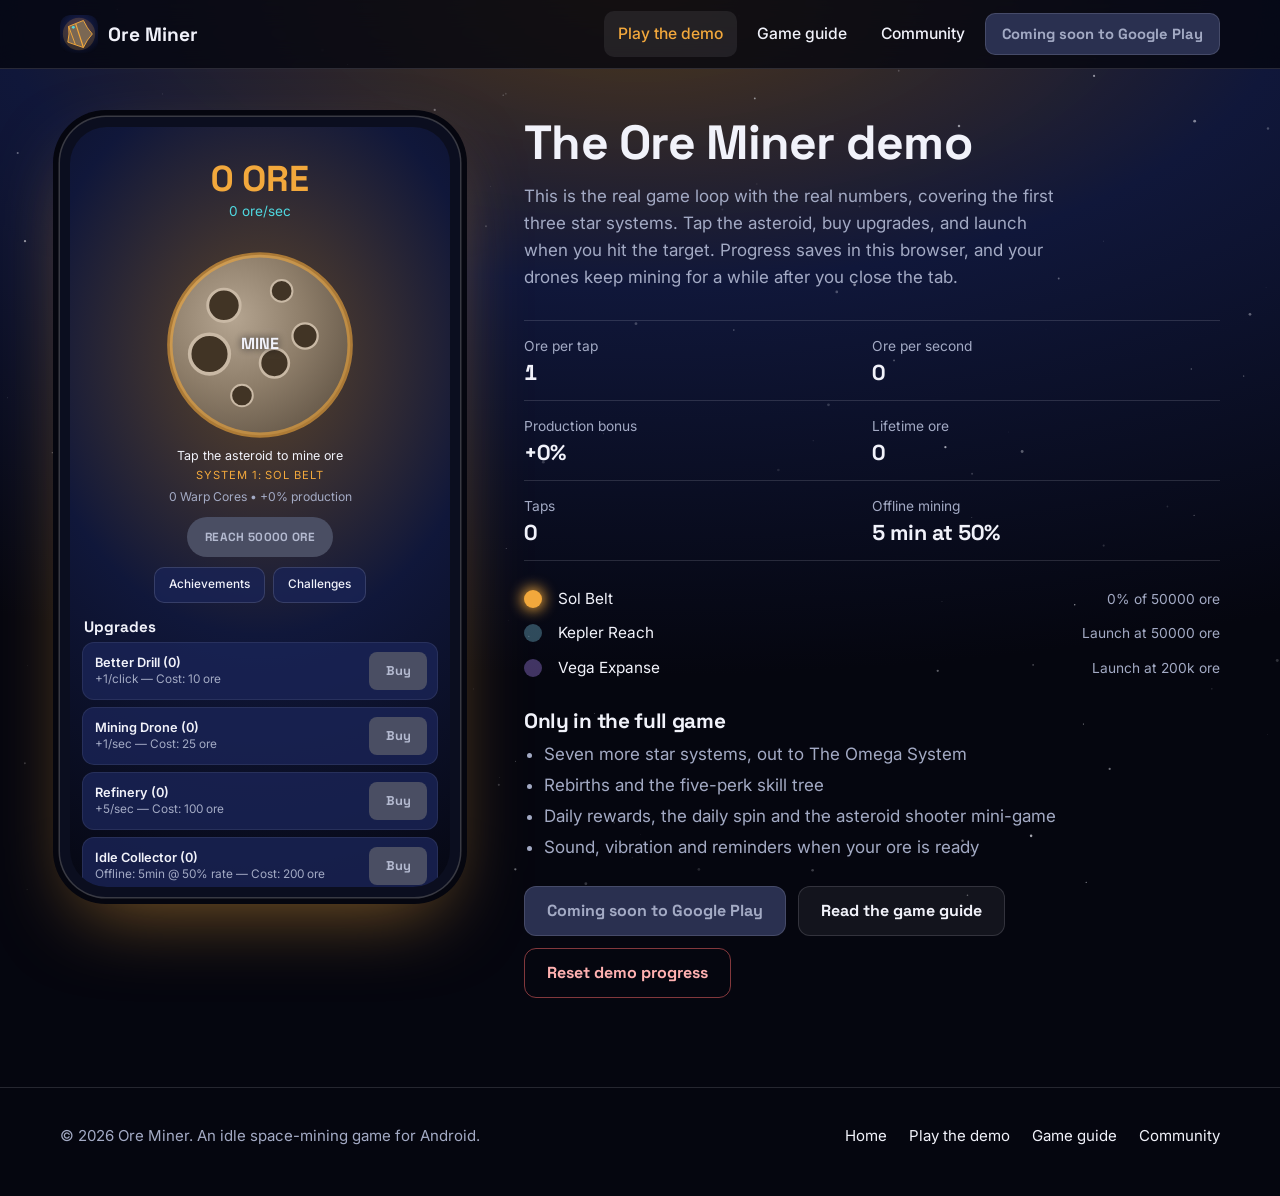
<file: play.html>
<!doctype html>
<html lang="en">
<head>
<meta charset="utf-8">
<meta name="viewport" content="width=device-width, initial-scale=1">
<title>Play the Ore Miner demo</title>
<meta name="description" content="Play the Ore Miner web demo: mine ore, buy upgrades and launch through the first three star systems, free in your browser.">
<meta name="theme-color" content="#05060F">
<meta property="og:title" content="Play the Ore Miner demo">
<meta property="og:description" content="Play the Ore Miner web demo: mine ore, buy upgrades and launch through the first three star systems, free in your browser.">
<meta property="og:type" content="website">
<link rel="icon" href="assets/img/favicon.svg" type="image/svg+xml">
<link rel="preconnect" href="https://fonts.googleapis.com">
<link rel="preconnect" href="https://fonts.gstatic.com" crossorigin>
<link href="https://fonts.googleapis.com/css2?family=Inter:wght@400;500;600&family=Space+Grotesk:wght@500;700&display=swap" rel="stylesheet">
<link rel="stylesheet" href="assets/css/site.css">
</head>
<body>
<a class="skip" href="#main">Skip to content</a>
<div class="sky" aria-hidden="true"></div>
<header class="nav">
  <div class="wrap nav-in">
    <a class="brand" href="index.html"><svg aria-hidden="true" xmlns="http://www.w3.org/2000/svg" viewBox="14 14 80 80"><defs><radialGradient id="lg" cx="50%" cy="37%" r="74%"><stop offset="0" stop-color="#2A1F5C"/><stop offset=".5" stop-color="#10173A"/><stop offset="1" stop-color="#05060F"/></radialGradient></defs><rect x="14" y="14" width="80" height="80" rx="18" fill="url(#lg)"/><circle cx="54" cy="54" r="34" fill="#F2A83C" fill-opacity=".2"/><path d="M82 54 71.8 66.9 63.3 82.5 46.6 76.8 30.5 71.1 33 54 32.2 38.1 46.9 32.1 63.3 25.5 71.8 41.1Z" fill="#7A6753" stroke="#F2A83C" stroke-width="2"/><path d="M46.9 32.1 54 54 63.3 82.5" fill="none" stroke="#F2A83C" stroke-width="2.5"/><path d="M32.2 38.1 46.6 76.8" fill="none" stroke="#F2A83C" stroke-width="2"/><circle cx="42" cy="40" r="3" fill="#4FD8E0"/></svg>
Ore Miner</a>
    <button class="nav-toggle" type="button" aria-label="Menu" aria-expanded="false" aria-controls="nav-links"><span></span></button>
    <ul class="nav-links" id="nav-links">
      <li><a href="play.html" aria-current="page">Play the demo</a></li>
      <li><a href="guide.html">Game guide</a></li>
      <li><a href="index.html#community">Community</a></li>
      <li><a class="btn btn-small" data-store href="#">Get it on Google Play</a></li>
    </ul>
  </div>
</header>
<main id="main" class="play">
  <div class="wrap play-in">
    <div class="phone"><div class="phone-game" data-game></div></div>
    <div class="play-side">
      <h1>The Ore Miner demo</h1>
      <p>This is the real game loop with the real numbers, covering the first three star systems. Tap the asteroid, buy upgrades, and launch when you hit the target. Progress saves in this browser, and your drones keep mining for a while after you close the tab.</p>
      <dl class="readout">
        <div><dt>Ore per tap</dt><dd data-stat="tap">1</dd></div>
        <div><dt>Ore per second</dt><dd data-stat="sec">0</dd></div>
        <div><dt>Production bonus</dt><dd data-stat="bonus">+0%</dd></div>
        <div><dt>Lifetime ore</dt><dd data-stat="life">0</dd></div>
        <div><dt>Taps</dt><dd data-stat="taps">0</dd></div>
        <div><dt>Offline mining</dt><dd data-stat="offline">5 min at 50%</dd></div>
      </dl>
      <ol class="legs" aria-label="Demo route"></ol>
      <div class="play-more">
        <h2>Only in the full game</h2>
        <ul>
          <li>Seven more star systems, out to The Omega System</li>
          <li>Rebirths and the five-perk skill tree</li>
          <li>Daily rewards, the daily spin and the asteroid shooter mini-game</li>
          <li>Sound, vibration and reminders when your ore is ready</li>
        </ul>
      </div>
      <div class="play-actions">
        <a class="btn" data-store href="#">Get it on Google Play</a>
        <a class="btn btn-ghost" href="guide.html">Read the game guide</a>
        <button class="btn btn-danger" type="button" data-reset>Reset demo progress</button>
      </div>
    </div>
  </div>
</main>
<footer class="foot">
  <div class="wrap foot-in">
    <p>&copy; <span data-year>2026</span> Ore Miner. An idle space-mining game for Android.</p>
    <nav aria-label="Footer">
      <a href="index.html">Home</a>
      <a href="play.html">Play the demo</a>
      <a href="guide.html">Game guide</a>
      <a href="index.html#community">Community</a>
    </nav>
  </div>
</footer>
<script src="assets/js/config.js"></script>
<script src="assets/js/data.js"></script>
<script src="assets/js/engine.js"></script>
<script src="assets/js/site.js"></script>
</body>
</html>
</file>
<file: assets/css/site.css>
/* Ore Miner website. Colours and type come from the game itself:
   void, deep orbit, ore amber, ion cyan, nebula violet, starlight. */
:root {
  --void: #05060F;
  --orbit: #10173A;
  --panel: #1A2456;
  --panel-2: #2A3050;
  --star: #F1F2FA;
  --muted: #A3AAC4;
  --line: rgba(241, 242, 250, .14);
  --go: #3ECF8E;
  --violet: #5B3FA0;
  --danger: #FF6B6B;
  --accent: #F2A83C;
  --accent-rgb: 242, 168, 60;
  --glow: #4FD8E0;
  --accent-ink: #05060F;
  --accent-text: #F2A83C;
  --display: "Space Grotesk", "Segoe UI", system-ui, sans-serif;
  --body: "Inter", "Segoe UI", system-ui, sans-serif;
  --wrap: 1160px;
  --gutter: 20px;
}

*, *::before, *::after { box-sizing: border-box; }
html { scroll-behavior: smooth; scroll-padding-top: 84px; }
body {
  margin: 0; background: var(--void); color: var(--star);
  font: 400 17px/1.6 var(--body); -webkit-font-smoothing: antialiased;
  overflow-x: hidden;
}
h1, h2, h3, h4 { font-family: var(--display); font-weight: 700; line-height: 1.08; margin: 0; letter-spacing: -.015em; }
p { margin: 0; }
a { color: var(--accent-text); }
button, input, select, textarea { font: inherit; color: inherit; }
button { cursor: pointer; }
img, canvas, svg { max-width: 100%; }
[hidden] { display: none !important; }
:focus-visible { outline: 3px solid var(--glow); outline-offset: 3px; border-radius: 6px; }
.skip { position: absolute; left: -999px; top: 8px; background: var(--star); color: var(--void); padding: 10px 16px; border-radius: 8px; z-index: 100; }
.skip:focus { left: 12px; }

/* The sky: the game's radial glow in the current system's colour, plus stars. */
.sky { position: fixed; inset: 0; z-index: -1; pointer-events: none;
  background: radial-gradient(120% 75% at 50% 0%, rgba(var(--accent-rgb), .30) 0%, var(--orbit) 42%, var(--void) 100%); }
.sky canvas { width: 100%; height: 100%; display: block; }

.wrap { width: min(var(--wrap), 100% - var(--gutter) * 2); margin-inline: auto; }
.band { padding-block: clamp(64px, 9vw, 120px); }
.band-head { max-width: 40rem; margin-bottom: clamp(28px, 4vw, 48px); }
.band-head h2 { font-size: clamp(2rem, 4.4vw, 3.25rem); }
.band-head p { color: var(--muted); margin-top: 14px; font-size: 1.06rem; }

/* Buttons */
.btn {
  display: inline-flex; align-items: center; justify-content: center; gap: 10px;
  min-height: 50px; padding: 12px 22px; border-radius: 12px; border: 1.5px solid transparent;
  font: 700 1rem/1.1 var(--display); text-decoration: none; text-align: center;
  background: var(--accent); color: var(--accent-ink);
  transition: transform .12s ease, filter .12s ease;
}
.btn:hover { filter: brightness(1.08); }
.btn:active { transform: scale(.97); }
.btn-ghost { background: rgba(241, 242, 250, .06); color: var(--star); border-color: var(--line); }
.btn-ghost:hover { border-color: var(--accent-text); filter: none; }
.btn-go { background: var(--go); color: var(--void); }
.btn-small { min-height: 42px; padding: 8px 16px; font-size: .92rem; border-radius: 10px; }
.btn[aria-disabled="true"] { background: var(--panel-2); color: var(--muted); cursor: default; border-color: var(--line); }
.btn[aria-disabled="true"]:hover { filter: none; }
.btn[aria-disabled="true"]:active { transform: none; }

/* Navigation */
.nav { position: sticky; top: 0; z-index: 50; background: rgba(5, 6, 15, .78); backdrop-filter: blur(14px); -webkit-backdrop-filter: blur(14px); border-bottom: 1px solid var(--line); }
.nav-in { display: flex; align-items: center; gap: 24px; min-height: 68px; }
.brand { display: inline-flex; align-items: center; gap: 10px; font: 700 1.2rem var(--display); color: var(--star); text-decoration: none; margin-right: auto; }
.brand svg { width: 38px; height: 38px; border-radius: 10px; }
.nav-links { display: flex; align-items: center; gap: 6px; list-style: none; margin: 0; padding: 0; }
.nav-links a:not(.btn) { display: block; padding: 10px 14px; border-radius: 10px; color: var(--star); text-decoration: none; font-weight: 500; font-size: .98rem; }
.nav-links a:not(.btn):hover, .nav-links a[aria-current="page"] { background: rgba(241, 242, 250, .08); }
.nav-links a[aria-current="page"] { color: var(--accent-text); }
.nav-toggle { display: none; width: 46px; height: 46px; border-radius: 12px; background: rgba(241, 242, 250, .06); border: 1px solid var(--line); align-items: center; justify-content: center; }
.nav-toggle span, .nav-toggle span::before, .nav-toggle span::after { display: block; width: 20px; height: 2px; background: var(--star); border-radius: 2px; position: relative; }
.nav-toggle span::before, .nav-toggle span::after { content: ""; position: absolute; left: 0; }
.nav-toggle span::before { top: -6px; } .nav-toggle span::after { top: 6px; }
@media (max-width: 820px) {
  .nav-toggle { display: inline-flex; }
  .nav-links { display: none; position: absolute; left: 0; right: 0; top: 100%; flex-direction: column; align-items: stretch; gap: 4px; padding: 12px var(--gutter) 18px; background: rgba(5, 6, 15, .97); border-bottom: 1px solid var(--line); }
  .nav-links.is-open { display: flex; }
  .nav-links a:not(.btn) { padding: 14px 12px; font-size: 1.05rem; }
  .nav-links .btn { margin-top: 6px; }
}

/* Hero */
.store-soon .hero-cta .btn-ghost { order: -1; background: var(--accent); color: var(--accent-ink); border-color: transparent; }
.store-soon .hero-cta .btn-ghost:hover { filter: brightness(1.08); }
.hero { padding-block: clamp(36px, 6vw, 84px) clamp(48px, 7vw, 96px); }
.hero-in { display: grid; grid-template-columns: minmax(0, 1fr) auto; gap: clamp(32px, 6vw, 88px); align-items: center; }
.hero h1 { font-size: clamp(2.5rem, 6.4vw, 5rem); letter-spacing: -.03em; }
.hero h1 span { display: block; }
.hero-lede { font-size: clamp(1.05rem, 1.5vw, 1.22rem); color: #D5D9EC; max-width: 34rem; margin-top: 24px; }
.hero-cta { display: flex; flex-wrap: wrap; gap: 12px; margin-top: 30px; }
.hero-facts { display: flex; flex-wrap: wrap; gap: 10px 28px; margin: 36px 0 0; padding: 0; list-style: none; color: var(--muted); font-size: .95rem; }
.hero-facts strong { display: block; font: 700 1.6rem/1.1 var(--display); color: var(--accent-text); }
.hero-phone { justify-self: center; }
.hero-phone-note { text-align: center; color: var(--muted); font-size: .9rem; margin-top: 14px; }
@media (max-width: 900px) {
  .hero-in { grid-template-columns: minmax(0, 1fr); }
}

/* ---------- The phone and the game screen ---------- */
.phone { width: 348px; max-width: 100%; height: 700px; padding: 10px; border-radius: 46px; background: #0B0E1F;
  box-shadow: 0 0 0 1.5px rgba(241, 242, 250, .22), 0 0 0 7px #05060F, 0 30px 80px -20px rgba(var(--accent-rgb), .55); }
.phone-game { width: 100%; height: 100%; border-radius: 37px; overflow: hidden; }
.g-screen { position: relative; height: 100%; display: flex; flex-direction: column; overflow: hidden; color: var(--star);
  background: radial-gradient(130% 80% at 50% 30%, rgba(var(--accent-rgb), .36) 0%, var(--orbit) 46%, var(--void) 100%); font-family: var(--body); }
.g-topzone { display: flex; flex-direction: column; align-items: center; padding: 34px 16px 10px; text-align: center; flex: none; position: relative; }
.g-system { font-size: .7rem; letter-spacing: .08em; color: var(--accent-text); order: 5; margin-top: 2px; }
.g-ore { font: 700 2.25rem/1.05 var(--display); color: var(--accent-text); font-variant-numeric: tabular-nums; }
.g-rate { font-size: .85rem; color: var(--glow); margin-top: 2px; }
.g-combo { height: 20px; font: 700 .85rem/20px var(--display); color: #F2A83C; opacity: 0; transition: opacity .2s; margin-top: 4px; }
.g-combo.is-on { opacity: 1; }
.g-mine { width: 168px; height: 168px; padding: 0; border: 0; border-radius: 50%; background: none; touch-action: manipulation; -webkit-tap-highlight-color: transparent; transition: transform .1s ease; user-select: none; }
.g-mine canvas { width: 168px; height: 168px; display: block; pointer-events: none; }
.g-mine:active { transform: scale(1.07); }
.g-hint { height: 18px; margin-top: 4px; font-size: .78rem; line-height: 18px; color: var(--star); pointer-events: none; animation: hintpulse 1.6s ease-in-out infinite; }
.g-hint.is-off { visibility: hidden; animation: none; }
@keyframes hintpulse { 50% { opacity: .35; } }
.g-cores { font-size: .76rem; color: var(--muted); order: 6; margin-top: 3px; }
.g-launch { order: 7; margin-top: 10px; min-height: 40px; padding: 8px 18px; border: 0; border-radius: 20px; background: var(--violet); color: var(--star); font: 700 .74rem var(--display); letter-spacing: .03em; }
.g-launch:disabled { background: #4A4E63; color: #B4BAD0; cursor: default; }
.g-row { order: 8; display: flex; gap: 8px; margin-top: 10px; }
.g-chip { position: relative; min-height: 36px; padding: 6px 14px; border-radius: 10px; border: 1px solid var(--line); background: rgba(26, 36, 86, .8); color: var(--star); font-size: .74rem; font-weight: 500; }
.g-chip:hover { border-color: var(--accent-text); }
.g-badge { display: inline-block; min-width: 20px; height: 20px; padding: 0 5px; margin-left: 6px; border-radius: 10px; background: #F2A83C; color: var(--void); font: 700 .72rem/20px var(--display); text-align: center; vertical-align: middle; }
.g-badge-green { background: var(--go); }
.g-uphead { flex: none; margin: 4px 14px 6px; font: 700 .95rem var(--display); }
.g-upgrades { flex: 1; min-height: 0; overflow-y: auto; padding: 0 12px 14px; display: flex; flex-direction: column; gap: 7px; scrollbar-width: thin; scrollbar-color: #4A4E63 transparent; }
.g-up { display: flex; align-items: center; gap: 10px; padding: 9px 10px 9px 12px; border-radius: 12px; background: rgba(26, 36, 86, .82); border: 1px solid rgba(241, 242, 250, .08); }
.g-upinfo { flex: 1; min-width: 0; font-size: .74rem; line-height: 1.35; }
.g-upinfo strong { display: block; font-size: .8rem; font-weight: 600; }
.g-upinfo span { color: var(--muted); }
.g-buy { flex: none; min-width: 58px; min-height: 38px; padding: 6px 12px; border: 0; border-radius: 8px; background: var(--go); color: var(--void); font: 700 .8rem var(--display); }
.g-buy:disabled { background: #4A4E63; color: #B4BAD0; cursor: default; }
.g-buy:not(:disabled):active { transform: scale(.94); }
.g-particle { position: absolute; z-index: 3; pointer-events: none; color: var(--go); font: 700 .85rem var(--display); transform: translate(-50%, -50%); animation: rise .7s ease-out forwards; }
@keyframes rise { to { transform: translate(calc(-50% + var(--drift, 0px)), -90px); opacity: 0; } }
.g-toast { position: absolute; left: 50%; top: 6px; z-index: 4; transform: translate(-50%, -8px); white-space: nowrap; max-width: 92%; padding: 3px 12px; border-radius: 999px; background: rgba(5, 6, 15, .92); border: 1px solid #F2A83C; color: #F2A83C; font: 700 .7rem var(--display); opacity: 0; pointer-events: none; transition: opacity .2s, transform .2s; text-align: center; }
.g-toast.is-on { opacity: 1; transform: translate(-50%, 0); }
.g-dialog { position: absolute; inset: 0; z-index: 6; display: flex; align-items: center; justify-content: center; padding: 18px; background: rgba(5, 6, 15, .72); }
.g-card { width: 100%; max-height: 100%; display: flex; flex-direction: column; padding: 20px 18px 16px; border-radius: 18px; background: var(--panel); border: 1.5px solid #F2A83C; }
.g-card h3 { font-size: 1.05rem; color: #F2A83C; margin-bottom: 12px; }
.g-text p { font-size: .88rem; line-height: 1.5; margin-bottom: 10px; }
.g-list { overflow-y: auto; display: flex; flex-direction: column; gap: 7px; min-height: 0; }
.g-item { padding: 9px 12px; border-radius: 10px; background: rgba(5, 6, 15, .35); font-size: .76rem; line-height: 1.4; }
.g-item strong { display: block; font-size: .82rem; color: var(--muted); }
.g-item.is-done strong { color: var(--go); }
.g-item span { display: block; }
.g-item-row { display: flex; align-items: center; gap: 10px; }
.g-item-row > div { flex: 1; min-width: 0; }
.g-item-row strong { color: var(--star); }
.g-item-row span { color: var(--muted); }
.g-note { font-size: .74rem; color: var(--muted); padding-top: 4px; }
.g-cardfoot { display: flex; flex-wrap: wrap; gap: 8px; justify-content: center; margin-top: 14px; flex: none; }
.g-dbtn { min-height: 42px; padding: 9px 20px; border: 0; border-radius: 10px; background: var(--go); color: var(--void); font: 700 .84rem var(--display); text-decoration: none; display: inline-flex; align-items: center; }
.g-dbtn.is-quiet { background: #4A4E63; color: var(--star); }
@media (max-width: 420px) {
  .phone { width: 100%; height: 680px; border-radius: 34px; padding: 8px; }
  .phone-game { border-radius: 27px; }
}

/* How a run goes: a real sequence, so it is numbered. */
.steps { list-style: none; margin: 0; padding: 0; display: grid; grid-template-columns: repeat(4, 1fr); gap: 0; counter-reset: step; border-top: 1px solid var(--line); }
.steps li { counter-increment: step; padding: 26px 26px 6px 0; position: relative; }
.steps li + li { padding-left: 26px; border-left: 1px solid var(--line); }
.steps li::before { content: counter(step); display: block; font: 700 3.4rem/1 var(--display); color: transparent; -webkit-text-stroke: 1.5px var(--accent-text); margin-bottom: 18px; }
.steps h3 { font-size: 1.3rem; margin-bottom: 8px; }
.steps p { color: var(--muted); font-size: .98rem; }
@media (max-width: 900px) {
  .steps { grid-template-columns: 1fr 1fr; }
  .steps li:nth-child(3) { padding-left: 0; border-left: 0; }
  .steps li:nth-child(n+3) { border-top: 1px solid var(--line); }
}
@media (max-width: 540px) {
  .steps { grid-template-columns: 1fr; }
  .steps li, .steps li + li { padding: 22px 0 18px; border-left: 0; }
  .steps li + li { border-top: 1px solid var(--line); }
}

/* The route: ten systems, each in its own colour. */
.route { list-style: none; margin: 0; padding: 14px 4px 18px; display: flex; gap: 0; overflow-x: auto; scroll-snap-type: x proximity; scrollbar-width: thin; scrollbar-color: #4A4E63 transparent; }
.route li { flex: 1 0 104px; position: relative; scroll-snap-align: center; }
.route li + li::before { content: ""; position: absolute; top: 27px; right: 50%; width: 100%; height: 2px; background: linear-gradient(90deg, var(--from), var(--dot)); opacity: .55; }
.route button { position: relative; width: 100%; padding: 6px 4px 8px; border: 0; background: none; display: flex; flex-direction: column; align-items: center; gap: 10px; color: var(--muted); font-size: .82rem; line-height: 1.25; font-weight: 500; border-radius: 12px; }
.route i { display: block; width: 44px; height: 44px; border-radius: 50%; background: radial-gradient(circle at 34% 30%, #fff 0%, var(--dot) 28%, rgba(5, 6, 15, .85) 120%); box-shadow: 0 0 0 4px var(--void), 0 0 0 5px rgba(241, 242, 250, .16); transition: transform .15s ease, box-shadow .15s ease; }
.route button:hover i { transform: scale(1.08); }
.route button[aria-pressed="true"] { color: var(--star); }
.route button[aria-pressed="true"] i { transform: scale(1.18); box-shadow: 0 0 0 4px var(--void), 0 0 0 6px var(--dot), 0 0 28px 4px var(--dot); }
.route small { display: block; font-size: .72rem; color: var(--muted); font-weight: 400; }
.system-panel { margin-top: 18px; display: grid; grid-template-columns: 200px minmax(0, 1fr); gap: clamp(20px, 4vw, 48px); align-items: center; padding: clamp(22px, 3.5vw, 40px); border-radius: 22px; border: 1px solid rgba(var(--accent-rgb), .45); background: linear-gradient(135deg, rgba(var(--accent-rgb), .16), rgba(26, 36, 86, .55) 55%); }
.system-panel canvas { width: 200px; height: 200px; display: block; }
.system-panel h3 { font-size: clamp(1.7rem, 3.4vw, 2.6rem); color: var(--accent-text); }
.system-panel .sub { color: var(--muted); margin-top: 6px; }
.system-stats { display: grid; grid-template-columns: repeat(3, minmax(0, 1fr)); gap: 16px 28px; margin: 22px 0 0; }
.system-stats dt { font-size: .86rem; color: var(--muted); }
.system-stats dd { margin: 3px 0 0; font: 700 1.25rem/1.2 var(--display); }
.system-stats dd small { display: block; font: 400 .84rem/1.4 var(--body); color: var(--muted); margin-top: 3px; }
@media (max-width: 760px) {
  .system-panel { grid-template-columns: minmax(0, 1fr); }
  .system-panel canvas { width: 130px; height: 130px; }
  .system-stats { grid-template-columns: 1fr; }
}

/* Between launches: small things you can try on the page. */
.board { display: grid; grid-template-columns: repeat(12, 1fr); gap: 16px; }
.tile { padding: clamp(20px, 2.6vw, 30px); border-radius: 20px; background: rgba(16, 23, 58, .72); border: 1px solid var(--line); min-width: 0; }
.tile h3 { font-size: 1.35rem; margin-bottom: 8px; }
.tile p { color: var(--muted); font-size: .98rem; }
.tile-combo { grid-column: span 7; } .tile-daily { grid-column: span 5; }
.tile-spin { grid-column: span 4; } .tile-skill { grid-column: span 4; } .tile-stack { grid-column: span 4; display: grid; gap: 16px; padding: 0; background: none; border: 0; }
.tile-stack .tile { height: 100%; }
@media (max-width: 980px) {
  .tile-combo, .tile-daily { grid-column: span 12; }
  .tile-spin, .tile-skill { grid-column: span 6; } .tile-stack { grid-column: span 12; grid-template-columns: 1fr 1fr; }
}
@media (max-width: 640px) {
  .tile-spin, .tile-skill { grid-column: span 12; } .tile-stack { grid-template-columns: 1fr; }
}
.combo-try { display: flex; align-items: center; gap: 18px; margin-top: 20px; flex-wrap: wrap; }
.combo-pad { flex: none; width: 104px; height: 104px; border-radius: 50%; border: 2px solid var(--accent); background: radial-gradient(circle at 35% 30%, rgba(var(--accent-rgb), .5), rgba(var(--accent-rgb), .12)); color: var(--star); font: 700 .95rem/1.15 var(--display); touch-action: manipulation; transition: transform .08s; user-select: none; }
.combo-pad:active { transform: scale(1.08); }
.combo-read { flex: 1; min-width: 180px; }
.combo-read output { display: block; font: 700 2.6rem/1 var(--display); color: var(--accent-text); font-variant-numeric: tabular-nums; }
.combo-bar { display: grid; grid-template-columns: repeat(10, 1fr); gap: 4px; margin-top: 12px; }
.combo-bar span { height: 12px; border-radius: 3px; background: rgba(241, 242, 250, .12); }
.combo-bar span.is-on { background: var(--accent); }
.daily { display: grid; grid-template-columns: repeat(4, 1fr); gap: 8px; margin-top: 20px; list-style: none; padding: 0; }
.daily li { padding: 12px 6px; border-radius: 10px; background: var(--panel); text-align: center; font-size: .78rem; color: var(--muted); }
.daily li strong { display: block; font: 700 1.02rem var(--display); color: var(--star); margin-top: 2px; }
.daily li:last-child { grid-column: span 2; background: var(--violet); border: 1.5px solid #F2A83C; color: var(--star); }
.daily li:last-child strong { color: #F2A83C; }
.wheel-wrap { position: relative; width: 190px; margin: 18px auto 14px; }
.wheel-wrap svg { display: block; width: 190px; height: 190px; transition: transform 2.8s cubic-bezier(.12, .62, .1, 1); }
.wheel-wrap::before { content: ""; position: absolute; left: 50%; top: -4px; z-index: 1; transform: translateX(-50%); border: 9px solid transparent; border-top: 15px solid var(--danger); }
.spin-foot { text-align: center; }
.spin-result { min-height: 1.6em; margin-top: 10px; font-weight: 600; color: var(--star) !important; }
.perks { list-style: none; padding: 0; margin: 16px 0 0; }
.perks li { display: flex; justify-content: space-between; gap: 14px; padding: 9px 0; border-top: 1px solid var(--line); font-size: .94rem; }
.perks li span { color: var(--muted); text-align: right; }

/* Screenshots (the whole section stays hidden until image files exist). */
.shots { display: grid; grid-template-columns: repeat(auto-fit, minmax(200px, 1fr)); gap: 18px; }
.shots img { width: 100%; height: auto; border-radius: 22px; border: 1px solid var(--line); display: block; }

/* Community */
.community { display: grid; grid-template-columns: minmax(0, 1.25fr) minmax(0, 1fr); gap: 16px; align-items: start; }
.community .side { display: grid; gap: 16px; }
@media (max-width: 860px) { .community { grid-template-columns: minmax(0, 1fr); } }
.field { display: block; margin-top: 16px; }
.field > span { display: block; font-weight: 600; font-size: .94rem; margin-bottom: 6px; }
.field > span em { font-style: normal; font-weight: 400; color: var(--muted); }
.field input, .field select, .field textarea { width: 100%; min-height: 50px; padding: 12px 14px; border-radius: 12px; border: 1.5px solid rgba(241, 242, 250, .22); background: rgba(5, 6, 15, .55); color: var(--star); }
.field textarea { min-height: 132px; resize: vertical; line-height: 1.5; }
.field select { appearance: none; background-image: linear-gradient(45deg, transparent 50%, var(--star) 50%), linear-gradient(135deg, var(--star) 50%, transparent 50%); background-position: calc(100% - 22px) 22px, calc(100% - 16px) 22px; background-size: 6px 6px; background-repeat: no-repeat; }
.field select option { background: var(--orbit); }
.field input:focus, .field select:focus, .field textarea:focus { outline: none; border-color: var(--glow); box-shadow: 0 0 0 3px rgba(79, 216, 224, .25); }
.kinds { display: flex; flex-wrap: wrap; gap: 8px; border: 0; padding: 0; margin: 16px 0 0; }
.kinds legend { font-weight: 600; font-size: .94rem; margin-bottom: 6px; padding: 0; }
.kinds label { position: relative; }
.kinds input { position: absolute; opacity: 0; inset: 0; }
.kinds span { display: inline-flex; align-items: center; min-height: 44px; padding: 8px 16px; border-radius: 999px; border: 1.5px solid rgba(241, 242, 250, .22); font-weight: 500; font-size: .95rem; cursor: pointer; }
.kinds input:checked + span { background: var(--accent); color: var(--accent-ink); border-color: var(--accent); }
.kinds input:focus-visible + span { outline: 3px solid var(--glow); outline-offset: 3px; }
.form-foot { display: flex; align-items: center; gap: 16px; flex-wrap: wrap; margin-top: 20px; }
.form-status { font-size: .95rem; color: var(--star) !important; flex: 1; min-width: 200px; }
.form-status.is-error { color: #FFB1B1 !important; }
.form-status.is-ok { color: var(--go) !important; }
.inline-form { display: flex; gap: 8px; margin-top: 16px; flex-wrap: wrap; }
.inline-form input { flex: 1; min-width: 180px; min-height: 50px; padding: 12px 14px; border-radius: 12px; border: 1.5px solid rgba(241, 242, 250, .22); background: rgba(5, 6, 15, .55); }
.inline-form input:focus { outline: none; border-color: var(--glow); box-shadow: 0 0 0 3px rgba(79, 216, 224, .25); }
.tile .btn { margin-top: 16px; }
.inline-form .btn { margin-top: 0; }

/* Footer */
.foot { border-top: 1px solid var(--line); padding-block: 36px 48px; color: var(--muted); font-size: .94rem; }
.foot-in { display: flex; flex-wrap: wrap; gap: 16px 32px; align-items: center; justify-content: space-between; }
.foot nav { display: flex; flex-wrap: wrap; gap: 6px 22px; }
.foot a { color: var(--star); text-decoration: none; }
.foot a:hover { text-decoration: underline; }

/* ---------- Play page ---------- */
.play { padding-block: clamp(24px, 4vw, 48px) clamp(48px, 7vw, 96px); }
.play-in { display: grid; grid-template-columns: auto minmax(0, 1fr); gap: clamp(28px, 5vw, 72px); align-items: start; }
.play .phone { width: 400px; height: min(800px, calc(100vh - 120px)); min-height: 620px; }
.play .g-mine, .play .g-mine canvas { width: 196px; height: 196px; }
.play-side h1 { font-size: clamp(2rem, 4vw, 3rem); }
.play-side > p { color: var(--muted); margin-top: 14px; max-width: 34rem; }
.readout { display: grid; grid-template-columns: repeat(2, minmax(0, 1fr)); gap: 0; margin: 28px 0 0; border-top: 1px solid var(--line); }
.readout div { padding: 14px 0; border-bottom: 1px solid var(--line); }
.readout dt { font-size: .86rem; color: var(--muted); }
.readout dd { margin: 2px 0 0; font: 700 1.35rem var(--display); font-variant-numeric: tabular-nums; }
.legs { list-style: none; padding: 0; margin: 26px 0 0; display: grid; gap: 10px; }
.legs li { display: grid; grid-template-columns: 22px 1fr auto; gap: 12px; align-items: center; font-size: .96rem; }
.legs i { width: 18px; height: 18px; border-radius: 50%; background: var(--dot); opacity: .35; }
.legs li.is-here i { opacity: 1; box-shadow: 0 0 14px 2px var(--dot); }
.legs li.is-done i { opacity: 1; }
.legs li span:last-child { color: var(--muted); font-size: .86rem; }
.play-more { margin-top: 30px; }
.play-more h2 { font-size: 1.3rem; margin-bottom: 8px; }
.play-more ul { margin: 0; padding-left: 20px; color: var(--muted); }
.play-more li { margin-top: 4px; }
.play-actions { display: flex; flex-wrap: wrap; gap: 12px; margin-top: 24px; }
.btn-danger { background: transparent; color: #FFB1B1; border-color: rgba(255, 107, 107, .5); }
.btn-danger:hover { background: rgba(255, 107, 107, .12); filter: none; }
@media (max-width: 900px) {
  .play-in { grid-template-columns: minmax(0, 1fr); }
  .play .phone { justify-self: center; width: min(400px, 100%); height: 720px; }
}
@media (max-width: 420px) {
  .play .phone { height: 690px; }
  .play .g-mine, .play .g-mine canvas { width: 168px; height: 168px; }
}

/* ---------- Guide page ---------- */
.guide { padding-block: clamp(28px, 4vw, 56px) clamp(56px, 8vw, 110px); }
.guide-top h1 { font-size: clamp(2.2rem, 5vw, 3.6rem); }
.guide-top p { color: var(--muted); margin-top: 12px; max-width: 40rem; }
.guide-in { display: grid; grid-template-columns: 236px minmax(0, 1fr); gap: clamp(28px, 5vw, 64px); margin-top: 36px; align-items: start; }
.toc { position: sticky; top: 88px; max-height: calc(100vh - 108px); overflow-y: auto; }
.toc input { width: 100%; min-height: 46px; padding: 10px 14px; border-radius: 12px; border: 1.5px solid rgba(241, 242, 250, .22); background: rgba(5, 6, 15, .55); }
.toc input:focus { outline: none; border-color: var(--glow); box-shadow: 0 0 0 3px rgba(79, 216, 224, .25); }
.toc ol { list-style: none; padding: 0; margin: 14px 0 0; }
.toc a { display: block; padding: 8px 12px; border-left: 2px solid var(--line); color: var(--muted); text-decoration: none; font-size: .95rem; }
.toc a:hover { color: var(--star); }
.toc a.is-here { color: var(--accent-text); border-left-color: var(--accent-text); }
.toc-empty { color: var(--muted); font-size: .94rem; margin-top: 14px; }
.doc section { padding-bottom: 44px; margin-bottom: 44px; border-bottom: 1px solid var(--line); }
.doc section:last-child { border-bottom: 0; }
.doc h2 { font-size: clamp(1.6rem, 3vw, 2.2rem); margin-bottom: 14px; }
.doc h3 { font-size: 1.2rem; margin: 28px 0 10px; }
.doc p { max-width: 44rem; color: #D5D9EC; margin-top: 12px; }
.doc ul, .doc ol.plain { max-width: 44rem; color: #D5D9EC; padding-left: 22px; margin: 12px 0 0; }
.doc li { margin-top: 6px; }
.doc strong { color: var(--star); }
.doc code { font-family: var(--display); font-weight: 500; background: rgba(241, 242, 250, .09); padding: 2px 7px; border-radius: 6px; font-size: .95em; }
.table { overflow-x: auto; margin-top: 18px; border: 1px solid var(--line); border-radius: 14px; }
.table table { width: 100%; border-collapse: collapse; font-size: .95rem; min-width: 520px; }
.table th, .table td { padding: 11px 14px; text-align: left; border-bottom: 1px solid var(--line); white-space: nowrap; }
.table th { font: 700 .86rem var(--display); color: var(--muted); background: rgba(16, 23, 58, .8); }
.table tr:last-child td { border-bottom: 0; }
.table td.num, .table th.num { text-align: right; font-variant-numeric: tabular-nums; }
.table .dot { display: inline-block; width: 12px; height: 12px; border-radius: 50%; margin-right: 9px; vertical-align: -1px; }
.calc { margin-top: 20px; padding: 20px; border-radius: 16px; background: rgba(16, 23, 58, .72); border: 1px solid var(--line); max-width: 44rem; }
.calc h4 { font-size: 1.08rem; margin-bottom: 4px; }
.calc .calc-row { display: flex; flex-wrap: wrap; gap: 12px; margin-top: 12px; }
.calc label { flex: 1; min-width: 150px; font-size: .88rem; font-weight: 600; }
.calc input, .calc select { display: block; width: 100%; min-height: 46px; margin-top: 5px; padding: 9px 12px; border-radius: 10px; border: 1.5px solid rgba(241, 242, 250, .22); background: rgba(5, 6, 15, .55); font-weight: 400; }
.calc select option { background: var(--orbit); }
.calc input:focus, .calc select:focus { outline: none; border-color: var(--glow); }
.calc output { display: block; margin-top: 14px; font: 700 1.3rem/1.3 var(--display); color: var(--accent-text); }
.calc output small { display: block; font: 400 .9rem/1.45 var(--body); color: var(--muted); margin-top: 3px; }
@media (max-width: 860px) {
  .guide-in { grid-template-columns: minmax(0, 1fr); }
  .toc { position: static; max-height: none; }
  .toc ol { display: flex; gap: 6px; overflow-x: auto; padding-bottom: 6px; }
  .toc a { white-space: nowrap; border-left: 0; border: 1px solid var(--line); border-radius: 999px; padding: 8px 14px; }
  .toc a.is-here { border-color: var(--accent-text); }
}

@media (prefers-reduced-motion: reduce) {
  html { scroll-behavior: auto; }
  *, *::before, *::after { animation: none !important; transition-duration: .01ms !important; }
}
</file>
